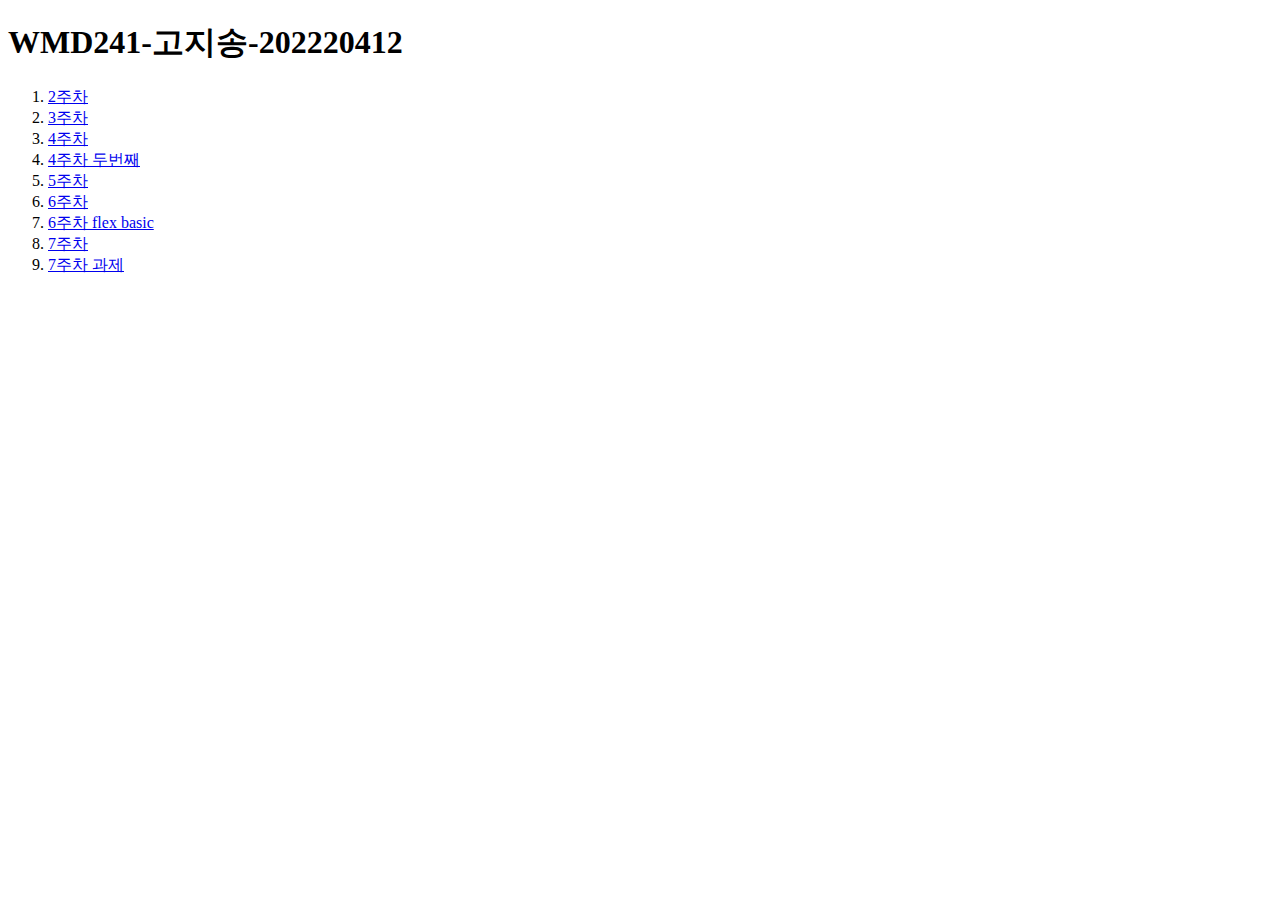
<file: index.html>
<!DOCTYPE html>
<html lang="ko">
  <head>
    <meta charset="UTF-8" />
    <meta name="viewport" content="width=device-width, initial-scale=1.0" />
    <title>WMD241-고지송-202220412</title>
  </head>
  <body>
    <h1>WMD241-고지송-202220412</h1>
    <ol>
      <li><a href="./src/w2/index.html">2주차</a></li>
      <li><a href="./src/w3/index.html">3주차</a></li>
      <li><a href="./src/w4/index.html">4주차</a></li>
      <li><a href="./src/w4/w4-2index.html">4주차 두번째</a></li>
      <li><a href="./src/w5/index.html">5주차</a></li>
      <li><a href="./src/w6/index.html">6주차</a></li>
      <li><a href="./src/flex basic/index.html">6주차 flex basic</a></li>
      <li><a href="./src/w7/index.html">7주차</a></li>
      <li><a href="./src/w7/assignment/index.html">7주차 과제</a></li>
    </ol>
  </body>
</html>
</file>
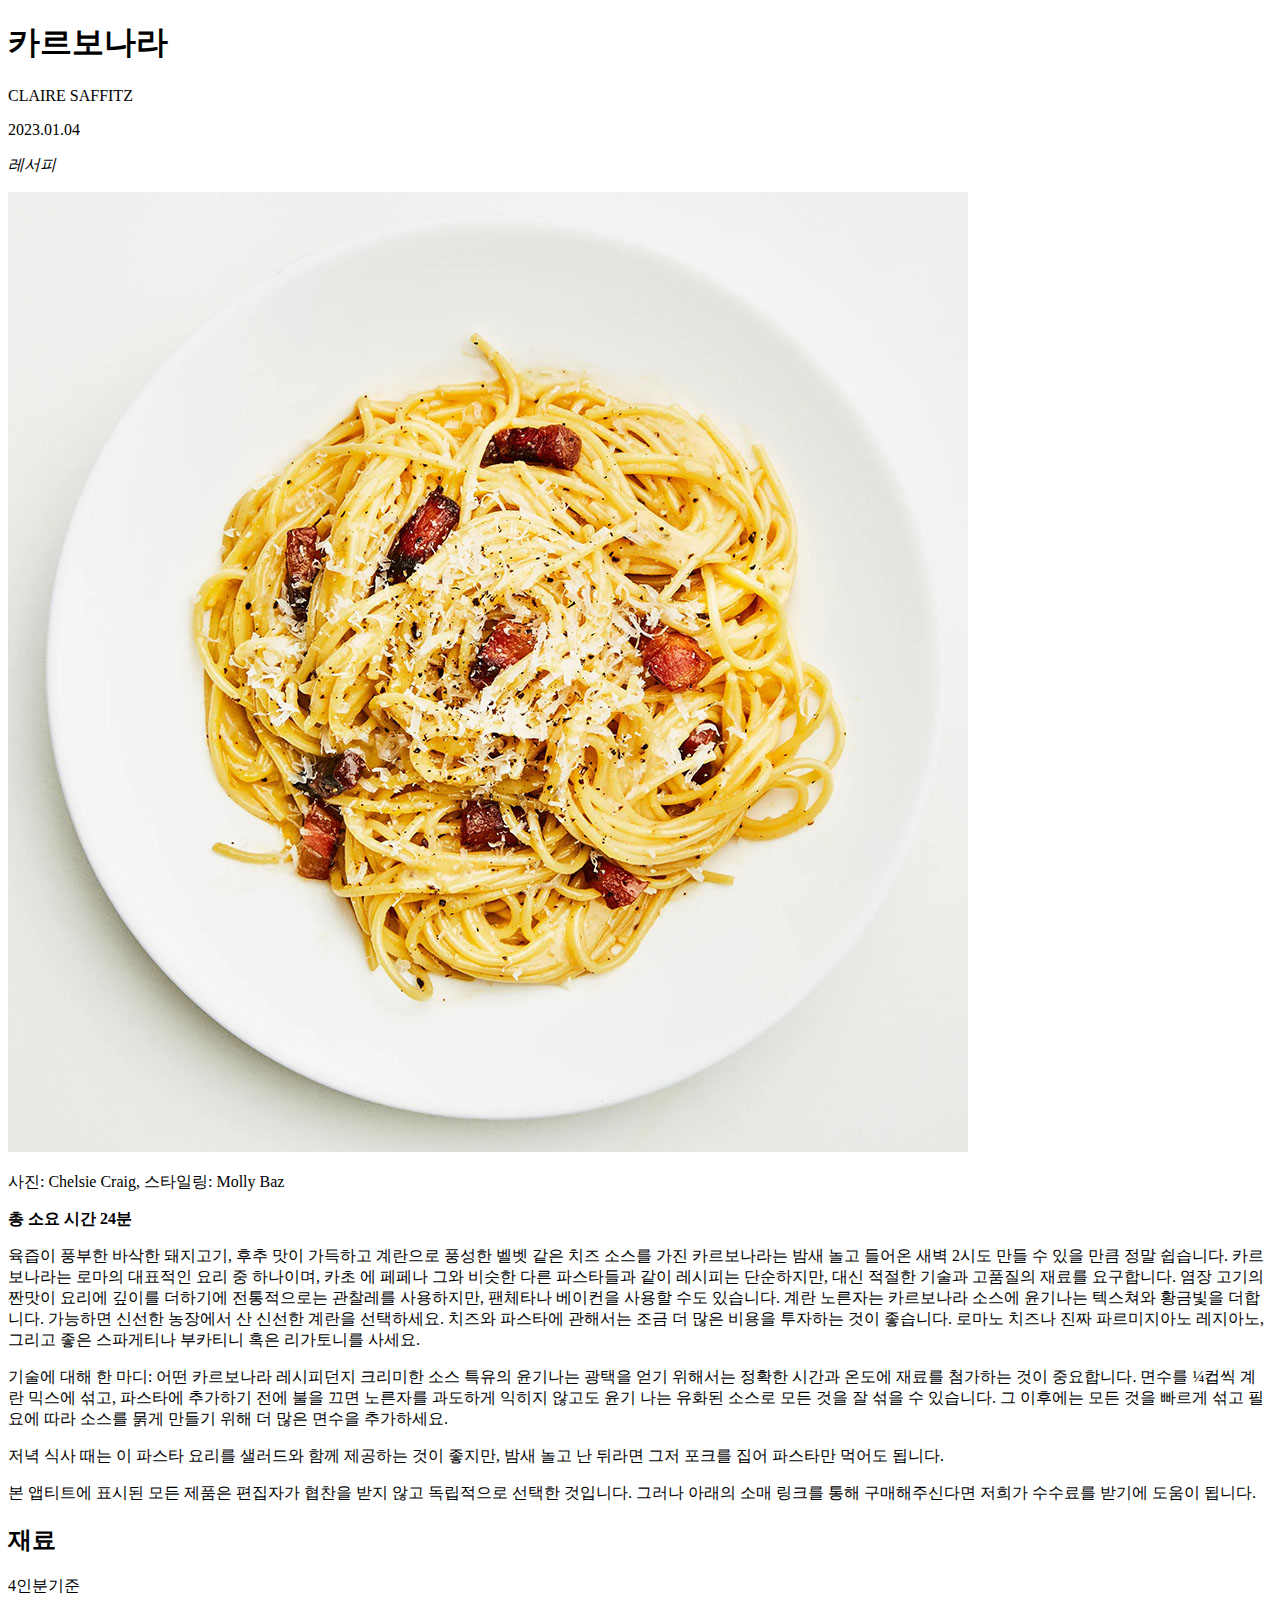
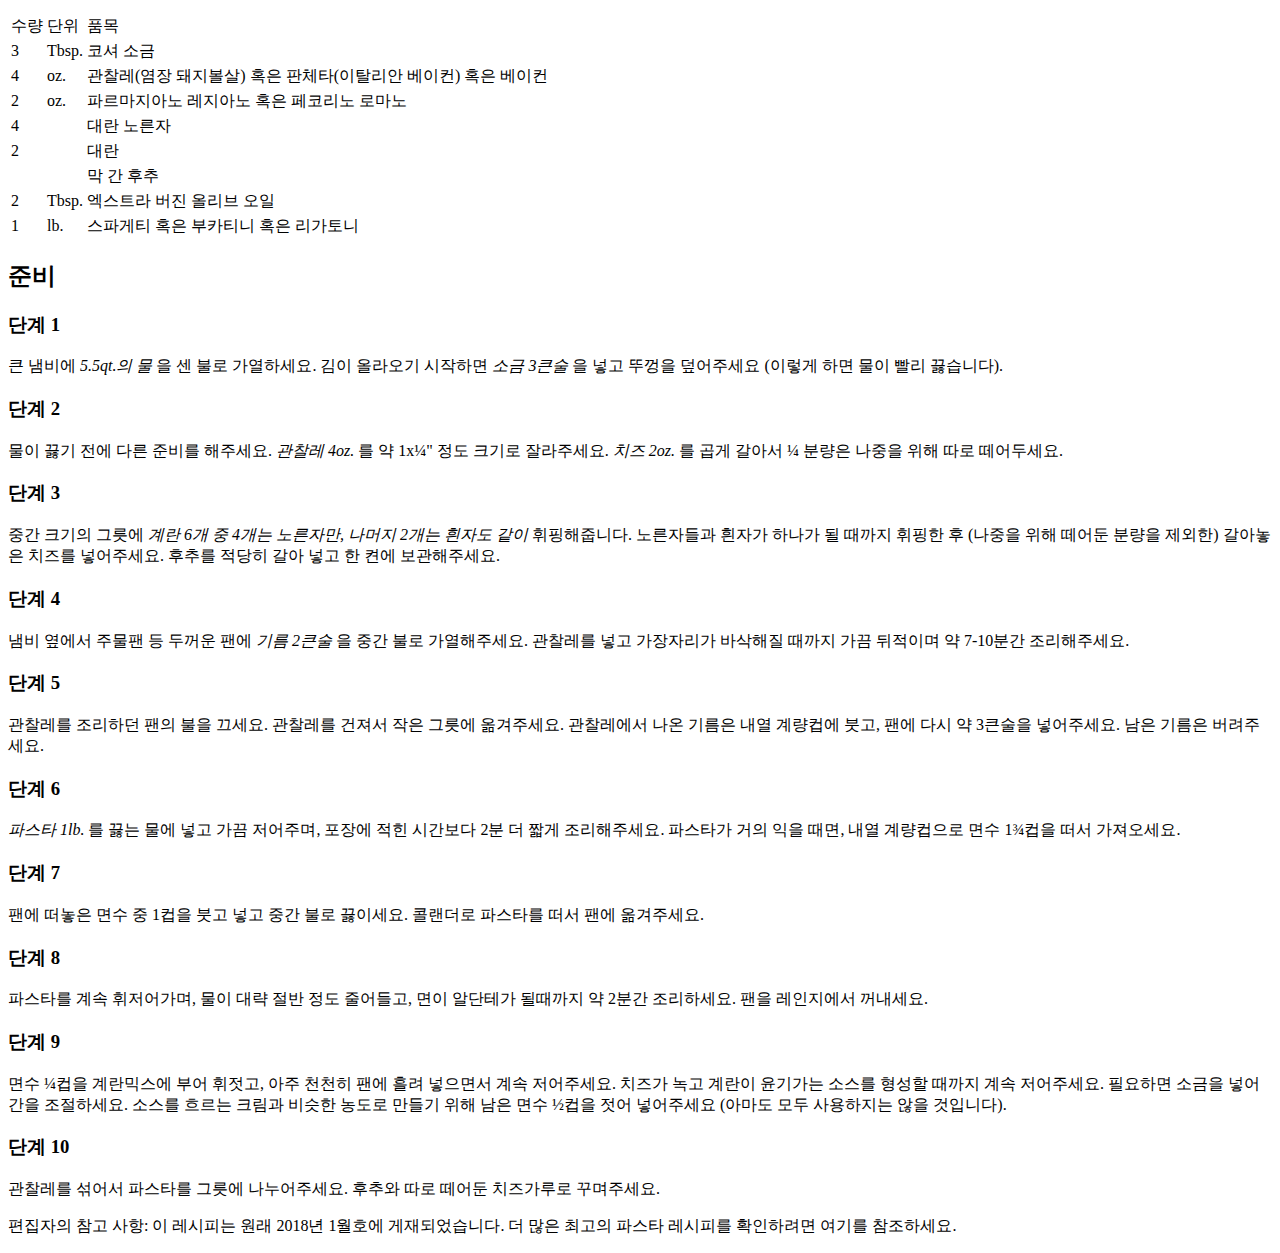
<file: src/w2/index.html>
<!DOCTYPE html>
<html lang="ko">
  <head>
    <meta charset="UTF-8" />
    <meta name="viewport" content="width=device-width, initial-scale=1.0" />
    <title>Pasta Carbonara</title>
  </head>
  <body>
    <h1>카르보나라</h1>
    <p><stong>CLAIRE SAFFITZ</stong></p>
    <p>2023.01.04</p>
    <p><em>레서피</em></p>
    <img
      src="../../assets/pasta-carbonara.jpg"
      alt="흰 접시 위에 담긴 카르보나라 파스타 관찰레가 같이 버무려져있다"
    />
    <p>사진: Chelsie Craig, 스타일링: Molly Baz</p>
    <p><strong>총 소요 시간 24분</strong></p>
    <p>
      육즙이 풍부한 바삭한 돼지고기, 후추 맛이 가득하고 계란으로 풍성한 벨벳
      같은 치즈 소스를 가진 카르보나라는 밤새 놀고 들어온 새벽 2시도 만들 수
      있을 만큼 정말 쉽습니다. 카르보나라는 로마의 대표적인 요리 중 하나이며,
      카초 에 페페나 그와 비슷한 다른 파스타들과 같이 레시피는 단순하지만, 대신
      적절한 기술과 고품질의 재료를 요구합니다. 염장 고기의 짠맛이 요리에 깊이를
      더하기에 전통적으로는 관찰레를 사용하지만, 팬체타나 베이컨을 사용할 수도
      있습니다. 계란 노른자는 카르보나라 소스에 윤기나는 텍스쳐와 황금빛을
      더합니다. 가능하면 신선한 농장에서 산 신선한 계란을 선택하세요. 치즈와
      파스타에 관해서는 조금 더 많은 비용을 투자하는 것이 좋습니다. 로마노
      치즈나 진짜 파르미지아노 레지아노, 그리고 좋은 스파게티나 부카티니 혹은
      리가토니를 사세요.
    </p>
    <p>
      기술에 대해 한 마디: 어떤 카르보나라 레시피던지 크리미한 소스 특유의
      윤기나는 광택을 얻기 위해서는 정확한 시간과 온도에 재료를 첨가하는 것이
      중요합니다. 면수를 ¼컵씩 계란 믹스에 섞고, 파스타에 추가하기 전에 불을
      끄면 노른자를 과도하게 익히지 않고도 윤기 나는 유화된 소스로 모든 것을 잘
      섞을 수 있습니다. 그 이후에는 모든 것을 빠르게 섞고 필요에 따라 소스를
      묽게 만들기 위해 더 많은 면수을 추가하세요.
    </p>
    <p>
      저녁 식사 때는 이 파스타 요리를 샐러드와 함께 제공하는 것이 좋지만, 밤새
      놀고 난 뒤라면 그저 포크를 집어 파스타만 먹어도 됩니다.
    </p>
    <p>
      본 앱티트에 표시된 모든 제품은 편집자가 협찬을 받지 않고 독립적으로 선택한
      것입니다. 그러나 아래의 소매 링크를 통해 구매해주신다면 저희가 수수료를
      받기에 도움이 됩니다.
    </p>
    <h2>재료</h2>
    <p>4인분기준</p>
    <table>
      <tr>
        <td>수량</td>
        <td>단위</td>
        <td>품목</td>
      </tr>
      <tr>
        <td>3</td>
        <td>Tbsp.</td>
        <td>코셔 소금</td>
      </tr>
      <tr>
        <td>4</td>
        <td>oz.</td>
        <td>관찰레(염장 돼지볼살) 혹은 판체타(이탈리안 베이컨) 혹은 베이컨</td>
      </tr>
      <tr>
        <td>2</td>
        <td>oz.</td>
        <td>파르마지아노 레지아노 혹은 페코리노 로마노</td>
      </tr>
      <tr>
        <td>4</td>
        <td></td>
        <td>대란 노른자</td>
      </tr>
      <tr>
        <td>2</td>
        <td></td>
        <td>대란</td>
      </tr>
      <tr>
        <td></td>
        <td></td>
        <td>막 간 후추</td>
      </tr>
      <tr>
        <td>2</td>
        <td>Tbsp.</td>
        <td>엑스트라 버진 올리브 오일</td>
      </tr>
      <tr>
        <td>1</td>
        <td>lb.</td>
        <td>스파게티 혹은 부카티니 혹은 리가토니</td>
      </tr>
    </table>
    <h2>준비</h2>
    <h3>단계 1</h3>
    <p>
      큰 냄비에
      <em>5.5qt.의 물</em>
      을 센 불로 가열하세요. 김이 올라오기 시작하면
      <em>소금 3큰술</em>
      을 넣고 뚜껑을 덮어주세요 (이렇게 하면 물이 빨리 끓습니다).
    </p>
    <h3>단계 2</h3>
    <p>
      물이 끓기 전에 다른 준비를 해주세요.
      <em>관찰레 4oz.</em>
      를 약 1x¼" 정도 크기로 잘라주세요.
      <em>치즈 2oz.</em>
      를 곱게 갈아서 ¼ 분량은 나중을 위해 따로 떼어두세요.
    </p>
    <h3>단계 3</h3>
    <p>
      중간 크기의 그릇에
      <em>계란 6개 중 4개는 노른자만, 나머지 2개는 흰자도 같이</em>
      휘핑해줍니다. 노른자들과 흰자가 하나가 될 때까지 휘핑한 후 (나중을 위해
      떼어둔 분량을 제외한) 갈아놓은 치즈를 넣어주세요. 후추를 적당히 갈아 넣고
      한 켠에 보관해주세요.
    </p>
    <h3>단계 4</h3>
    <p>
      냄비 옆에서 주물팬 등 두꺼운 팬에
      <em>기름 2큰술</em>
      을 중간 불로 가열해주세요. 관찰레를 넣고 가장자리가 바삭해질 때까지 가끔
      뒤적이며 약 7-10분간 조리해주세요.
    </p>
    <h3>단계 5</h3>
    <p>
      관찰레를 조리하던 팬의 불을 끄세요. 관찰레를 건져서 작은 그릇에
      옮겨주세요. 관찰레에서 나온 기름은 내열 계량컵에 붓고, 팬에 다시 약
      3큰술을 넣어주세요. 남은 기름은 버려주세요.
    </p>
    <h3>단계 6</h3>
    <p>
      <em>파스타 1lb.</em>
      를 끓는 물에 넣고 가끔 저어주며, 포장에 적힌 시간보다 2분 더 짧게
      조리해주세요. 파스타가 거의 익을 때면, 내열 계량컵으로 면수 1¾컵을 떠서
      가져오세요.
    </p>
    <h3>단계 7</h3>
    <p>
      팬에 떠놓은 면수 중 1컵을 붓고 넣고 중간 불로 끓이세요. 콜랜더로 파스타를
      떠서 팬에 옮겨주세요.
    </p>
    <h3>단계 8</h3>
    <p>
      파스타를 계속 휘저어가며, 물이 대략 절반 정도 줄어들고, 면이 알단테가
      될때까지 약 2분간 조리하세요. 팬을 레인지에서 꺼내세요.
    </p>
    <h3>단계 9</h3>
    <p>
      면수 ¼컵을 계란믹스에 부어 휘젓고, 아주 천천히 팬에 흘려 넣으면서 계속
      저어주세요. 치즈가 녹고 계란이 윤기가는 소스를 형성할 때까지 계속
      저어주세요. 필요하면 소금을 넣어 간을 조절하세요. 소스를 흐르는 크림과
      비슷한 농도로 만들기 위해 남은 면수 ½컵을 젓어 넣어주세요 (아마도 모두
      사용하지는 않을 것입니다).
    </p>
    <h3>단계 10</h3>
    <p>
      관찰레를 섞어서 파스타를 그릇에 나누어주세요. 후추와 따로 떼어둔
      치즈가루로 꾸며주세요.
    </p>
    <p>
      편집자의 참고 사항: 이 레시피는 원래 2018년 1월호에 게재되었습니다. 더
      많은 최고의 파스타 레시피를 확인하려면 여기를 참조하세요.
    </p>
  </body>
</html>
</file>
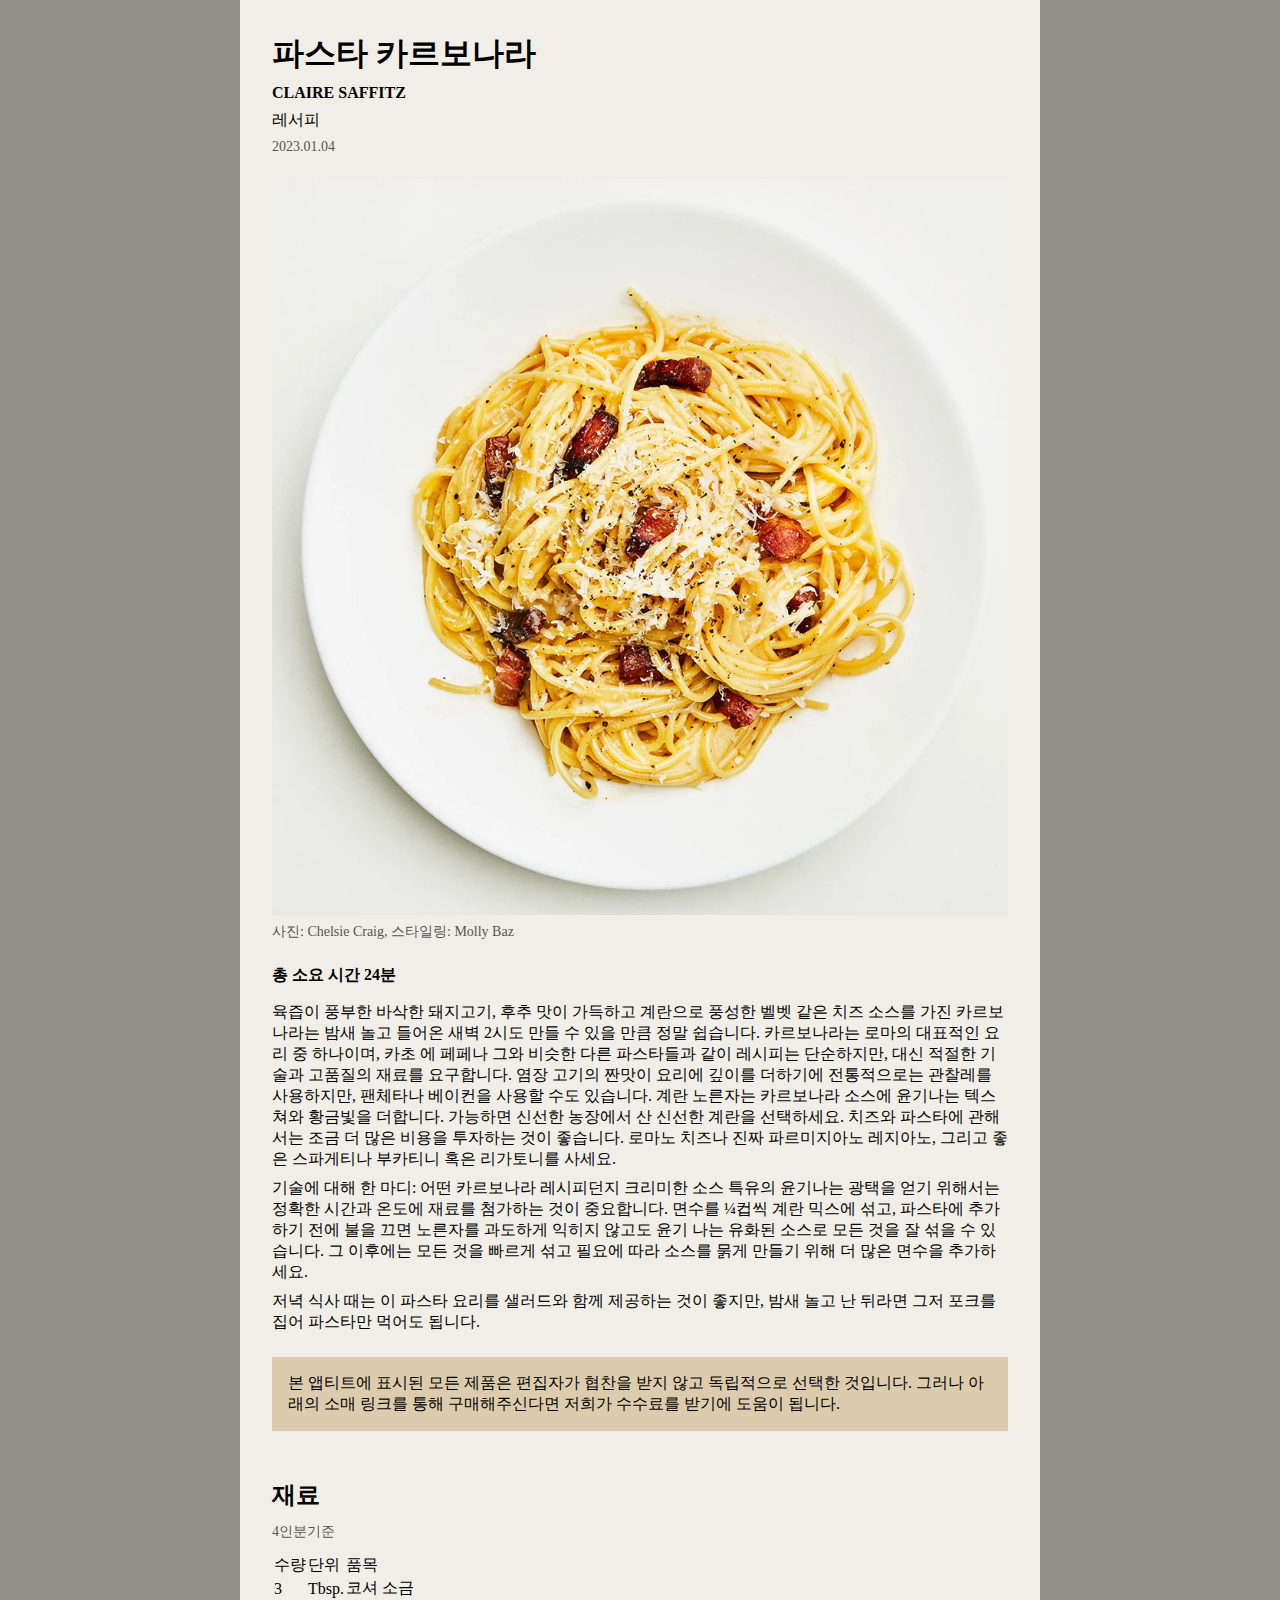
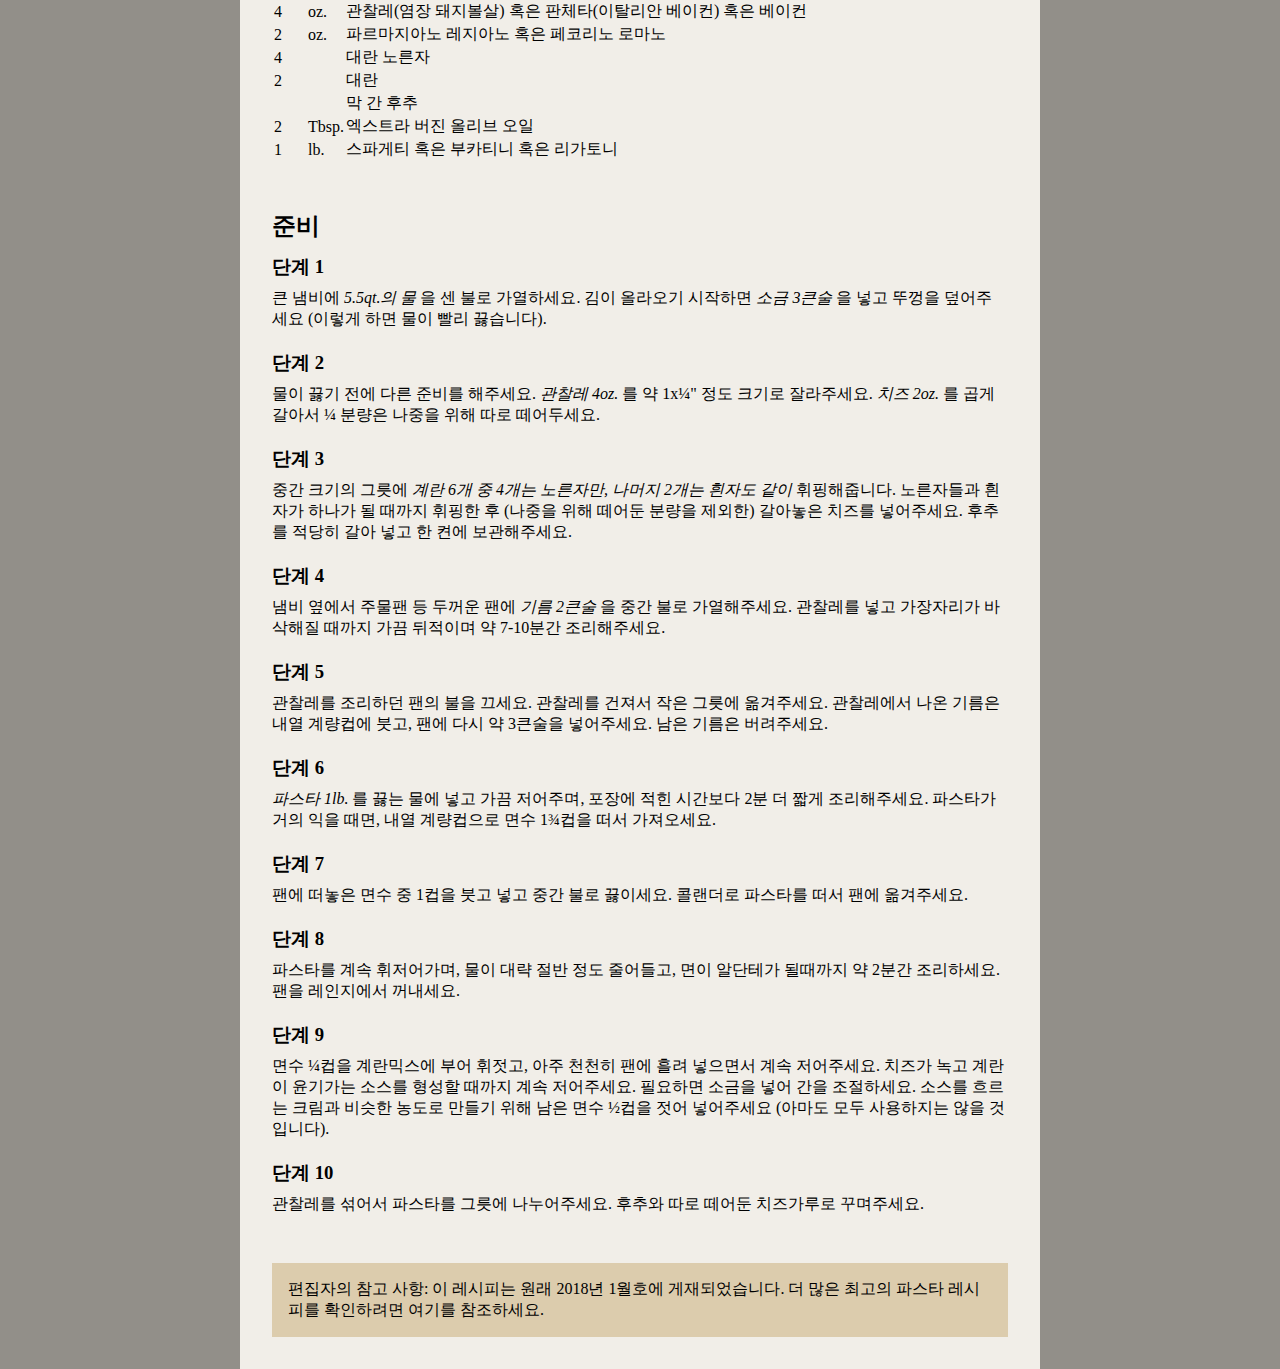
<file: src/w4/index.html>
<!DOCTYPE html>
<html lang="ko">
  <head>
    <meta charset="UTF-8" />
    <meta name="viewport" content="width=device-width, initial-scale=1.0" />
    <title>Pasta Carbonara</title>
    <link
      href="//spoqa.github.io/spoqa-han-sans/css/SpoqaHanSansNeo.css"
      rel="stylesheet"
      type="text/css"
    />
    <style>
      * {
        font-family: "Spoqa Han Sans Neo", "sans-serif";
        margin: 0;
        padding: 0;
      }
    </style>
  </head>
  <body
    style="max-width: 800px; margin-inline: auto; background-color: #928f89"
  >
    <div style="background-color: #f1eee8; padding: 32px">
      <h1 style="padding-bottom: 8px">파스타 카르보나라</h1>
      <p style="padding-bottom: 8px">
        <strong>CLAIRE SAFFITZ</strong>
      </p>
      <p style="padding-bottom: 8px">레서피</p>
      <p style="font-size: 14px; color: #585550; padding-bottom: 24px">
        2023.01.04
      </p>
      <img
        src="../../assets/pasta-carbonara.jpg"
        alt="흰 접시 위에 담긴 카르보나라 파스타 관찰레가 같이 버무려져있다"
        style="
          max-width: 100%;
          margin-inline: auto;
          display: block;
          padding-bottom: 8px;
        "
      />
      <p style="font-size: 14px; color: #585550; padding-bottom: 24px">
        사진: Chelsie Craig, 스타일링: Molly Baz
      </p>
      <p style="padding-bottom: 16px"><strong>총 소요 시간 24분</strong></p>
      <p style="padding-bottom: 8px">
        육즙이 풍부한 바삭한 돼지고기, 후추 맛이 가득하고 계란으로 풍성한 벨벳
        같은 치즈 소스를 가진 카르보나라는 밤새 놀고 들어온 새벽 2시도 만들 수
        있을 만큼 정말 쉽습니다. 카르보나라는 로마의 대표적인 요리 중 하나이며,
        카초 에 페페나 그와 비슷한 다른 파스타들과 같이 레시피는 단순하지만,
        대신 적절한 기술과 고품질의 재료를 요구합니다. 염장 고기의 짠맛이 요리에
        깊이를 더하기에 전통적으로는 관찰레를 사용하지만, 팬체타나 베이컨을
        사용할 수도 있습니다. 계란 노른자는 카르보나라 소스에 윤기나는 텍스쳐와
        황금빛을 더합니다. 가능하면 신선한 농장에서 산 신선한 계란을 선택하세요.
        치즈와 파스타에 관해서는 조금 더 많은 비용을 투자하는 것이 좋습니다.
        로마노 치즈나 진짜 파르미지아노 레지아노, 그리고 좋은 스파게티나
        부카티니 혹은 리가토니를 사세요.
      </p>
      <p style="padding-bottom: 8px">
        기술에 대해 한 마디: 어떤 카르보나라 레시피던지 크리미한 소스 특유의
        윤기나는 광택을 얻기 위해서는 정확한 시간과 온도에 재료를 첨가하는 것이
        중요합니다. 면수를 ¼컵씩 계란 믹스에 섞고, 파스타에 추가하기 전에 불을
        끄면 노른자를 과도하게 익히지 않고도 윤기 나는 유화된 소스로 모든 것을
        잘 섞을 수 있습니다. 그 이후에는 모든 것을 빠르게 섞고 필요에 따라
        소스를 묽게 만들기 위해 더 많은 면수을 추가하세요.
      </p>
      <p style="padding-bottom: 24px">
        저녁 식사 때는 이 파스타 요리를 샐러드와 함께 제공하는 것이 좋지만, 밤새
        놀고 난 뒤라면 그저 포크를 집어 파스타만 먹어도 됩니다.
      </p>
      <div style="background-color: #dcccad; padding: 16px">
        <p>
          본 앱티트에 표시된 모든 제품은 편집자가 협찬을 받지 않고 독립적으로
          선택한 것입니다. 그러나 아래의 소매 링크를 통해 구매해주신다면 저희가
          수수료를 받기에 도움이 됩니다.
        </p>
      </div>
      <h2 style="padding-top: 48px; padding-bottom: 12px">재료</h2>
      <p style="font-size: 14px; color: #585550; padding-bottom: 12px">
        4인분기준
      </p>
      <table style="padding-bottom: 48px">
        <tr>
          <td>수량</td>
          <td>단위</td>
          <td>품목</td>
        </tr>
        <tr>
          <td>3</td>
          <td>Tbsp.</td>
          <td>코셔 소금</td>
        </tr>
        <tr>
          <td>4</td>
          <td>oz.</td>
          <td>
            관찰레(염장 돼지볼살) 혹은 판체타(이탈리안 베이컨) 혹은 베이컨
          </td>
        </tr>
        <tr>
          <td>2</td>
          <td>oz.</td>
          <td>파르마지아노 레지아노 혹은 페코리노 로마노</td>
        </tr>
        <tr>
          <td>4</td>
          <td></td>
          <td>대란 노른자</td>
        </tr>
        <tr>
          <td>2</td>
          <td></td>
          <td>대란</td>
        </tr>
        <tr>
          <td></td>
          <td></td>
          <td>막 간 후추</td>
        </tr>
        <tr>
          <td>2</td>
          <td>Tbsp.</td>
          <td>엑스트라 버진 올리브 오일</td>
        </tr>
        <tr>
          <td>1</td>
          <td>lb.</td>
          <td>스파게티 혹은 부카티니 혹은 리가토니</td>
        </tr>
      </table>
      <h2 style="padding-bottom: 12px">준비</h2>
      <h3 style="padding-bottom: 8px">단계 1</h3>
      <p style="padding-bottom: 20px">
        큰 냄비에
        <em>5.5qt.의 물</em>
        을 센 불로 가열하세요. 김이 올라오기 시작하면
        <em>소금 3큰술</em>
        을 넣고 뚜껑을 덮어주세요 (이렇게 하면 물이 빨리 끓습니다).
      </p>
      <h3 style="padding-bottom: 8px">단계 2</h3>
      <p style="padding-bottom: 20px">
        물이 끓기 전에 다른 준비를 해주세요.
        <em>관찰레 4oz.</em>
        를 약 1x¼" 정도 크기로 잘라주세요.
        <em>치즈 2oz.</em>
        를 곱게 갈아서 ¼ 분량은 나중을 위해 따로 떼어두세요.
      </p>
      <h3 style="padding-bottom: 8px">단계 3</h3>
      <p style="padding-bottom: 20px">
        중간 크기의 그릇에
        <em>계란 6개 중 4개는 노른자만, 나머지 2개는 흰자도 같이</em>
        휘핑해줍니다. 노른자들과 흰자가 하나가 될 때까지 휘핑한 후 (나중을 위해
        떼어둔 분량을 제외한) 갈아놓은 치즈를 넣어주세요. 후추를 적당히 갈아
        넣고 한 켠에 보관해주세요.
      </p>
      <h3 style="padding-bottom: 8px">단계 4</h3>
      <p style="padding-bottom: 20px">
        냄비 옆에서 주물팬 등 두꺼운 팬에
        <em>기름 2큰술</em>
        을 중간 불로 가열해주세요. 관찰레를 넣고 가장자리가 바삭해질 때까지 가끔
        뒤적이며 약 7-10분간 조리해주세요.
      </p>
      <h3 style="padding-bottom: 8px">단계 5</h3>
      <p style="padding-bottom: 20px">
        관찰레를 조리하던 팬의 불을 끄세요. 관찰레를 건져서 작은 그릇에
        옮겨주세요. 관찰레에서 나온 기름은 내열 계량컵에 붓고, 팬에 다시 약
        3큰술을 넣어주세요. 남은 기름은 버려주세요.
      </p>
      <h3 style="padding-bottom: 8px">단계 6</h3>
      <p style="padding-bottom: 20px">
        <em>파스타 1lb.</em>
        를 끓는 물에 넣고 가끔 저어주며, 포장에 적힌 시간보다 2분 더 짧게
        조리해주세요. 파스타가 거의 익을 때면, 내열 계량컵으로 면수 1¾컵을 떠서
        가져오세요.
      </p>
      <h3 style="padding-bottom: 8px">단계 7</h3>
      <p style="padding-bottom: 20px">
        팬에 떠놓은 면수 중 1컵을 붓고 넣고 중간 불로 끓이세요. 콜랜더로
        파스타를 떠서 팬에 옮겨주세요.
      </p>
      <h3 style="padding-bottom: 8px">단계 8</h3>
      <p style="padding-bottom: 20px">
        파스타를 계속 휘저어가며, 물이 대략 절반 정도 줄어들고, 면이 알단테가
        될때까지 약 2분간 조리하세요. 팬을 레인지에서 꺼내세요.
      </p>
      <h3 style="padding-bottom: 8px">단계 9</h3>
      <p style="padding-bottom: 20px">
        면수 ¼컵을 계란믹스에 부어 휘젓고, 아주 천천히 팬에 흘려 넣으면서 계속
        저어주세요. 치즈가 녹고 계란이 윤기가는 소스를 형성할 때까지 계속
        저어주세요. 필요하면 소금을 넣어 간을 조절하세요. 소스를 흐르는 크림과
        비슷한 농도로 만들기 위해 남은 면수 ½컵을 젓어 넣어주세요 (아마도 모두
        사용하지는 않을 것입니다).
      </p>
      <h3 style="padding-bottom: 8px">단계 10</h3>
      <p style="padding-bottom: 48px">
        관찰레를 섞어서 파스타를 그릇에 나누어주세요. 후추와 따로 떼어둔
        치즈가루로 꾸며주세요.
      </p>
      <div style="background-color: #dcccad; padding: 16px">
        <p>
          편집자의 참고 사항: 이 레시피는 원래 2018년 1월호에 게재되었습니다. 더
          많은 최고의 파스타 레시피를 확인하려면 여기를 참조하세요.
        </p>
      </div>
    </div>
  </body>
</html>
</file>
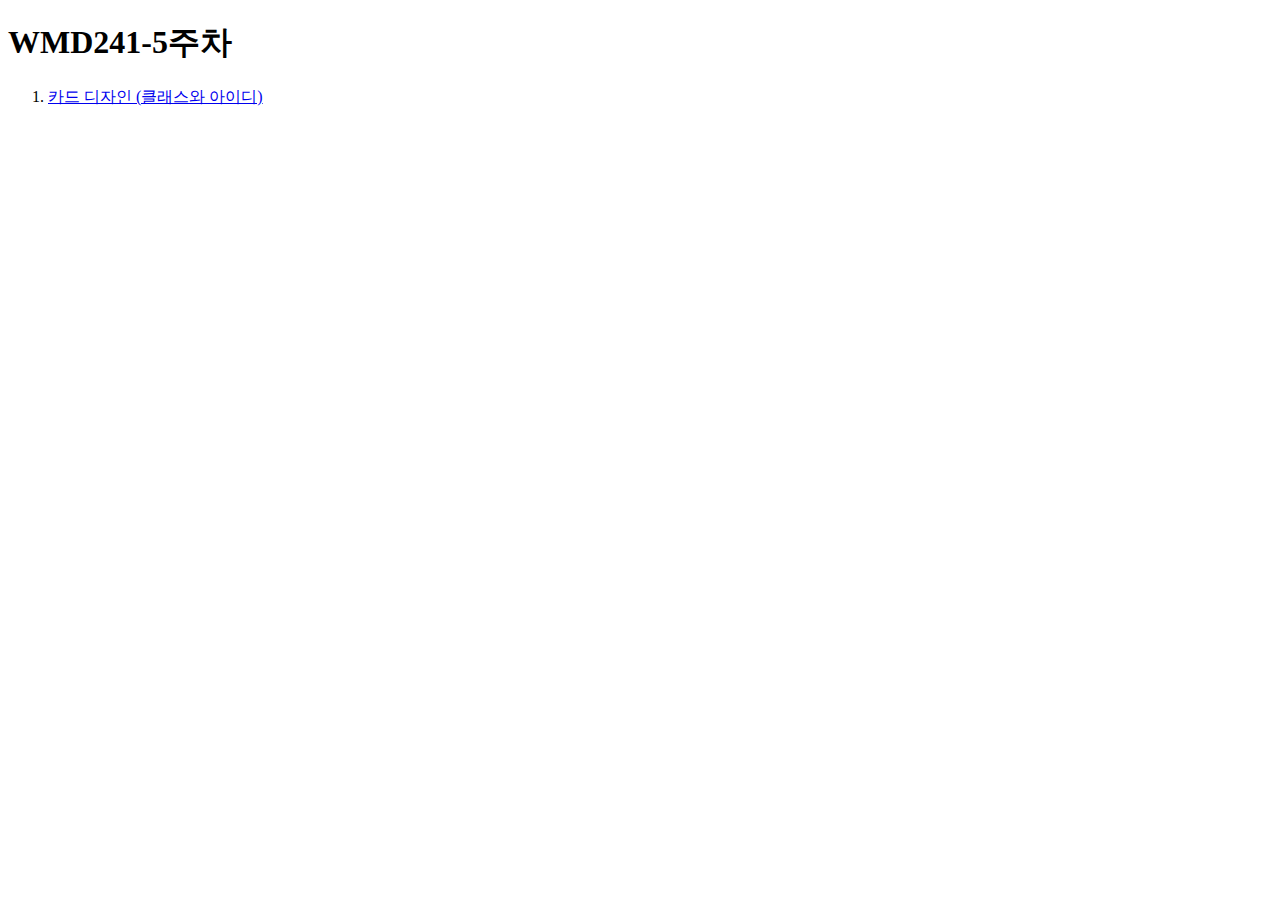
<file: src/w5/index.html>
<!DOCTYPE html>
<html lang="ko">
  <head>
    <meta charset="UTF-8" />
    <meta name="viewport" content="width=device-width, initial-scale=1.0" />
    <title>WMD241-5주차</title>
  </head>
  <body>
    <h1>WMD241-5주차</h1>
    <ol>
      <li><a href="./card/card.html">카드 디자인 (클래스와 아이디)</a></li>
    </ol>
  </body>
</html>
</file>
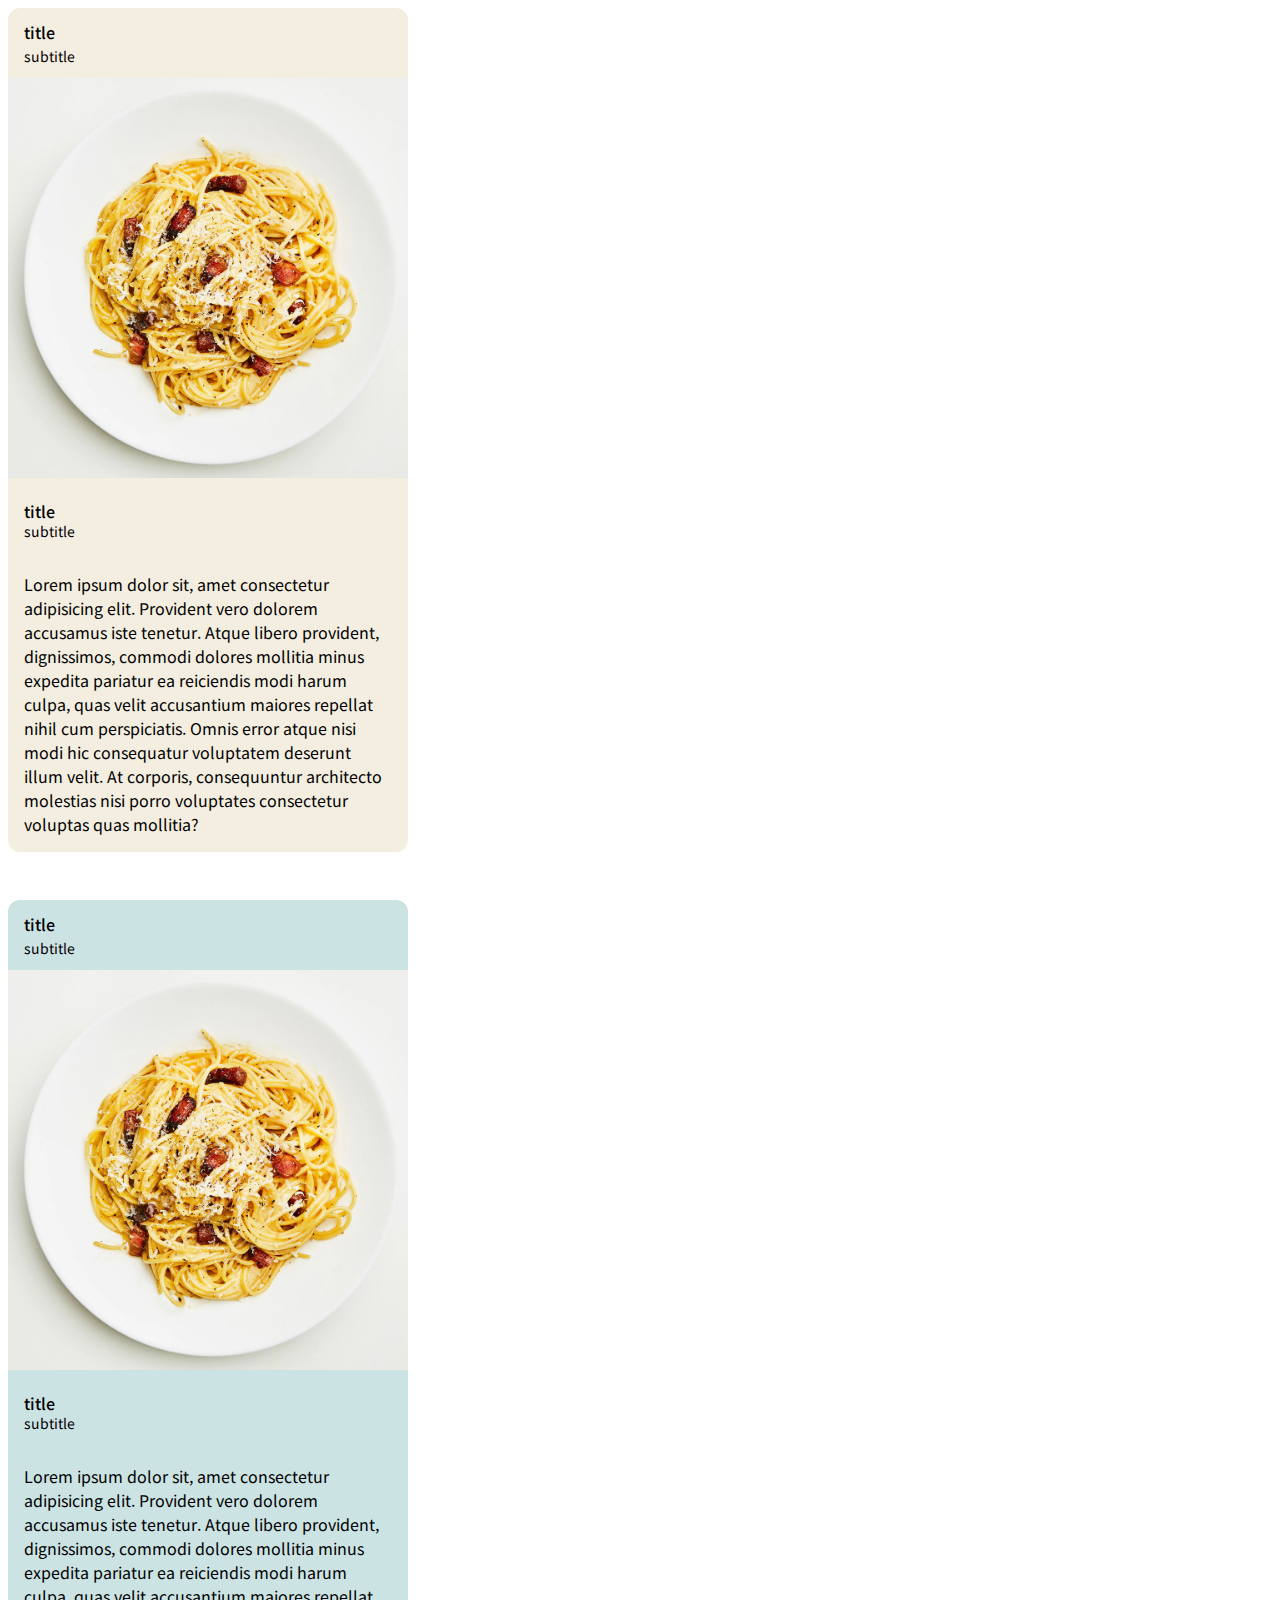
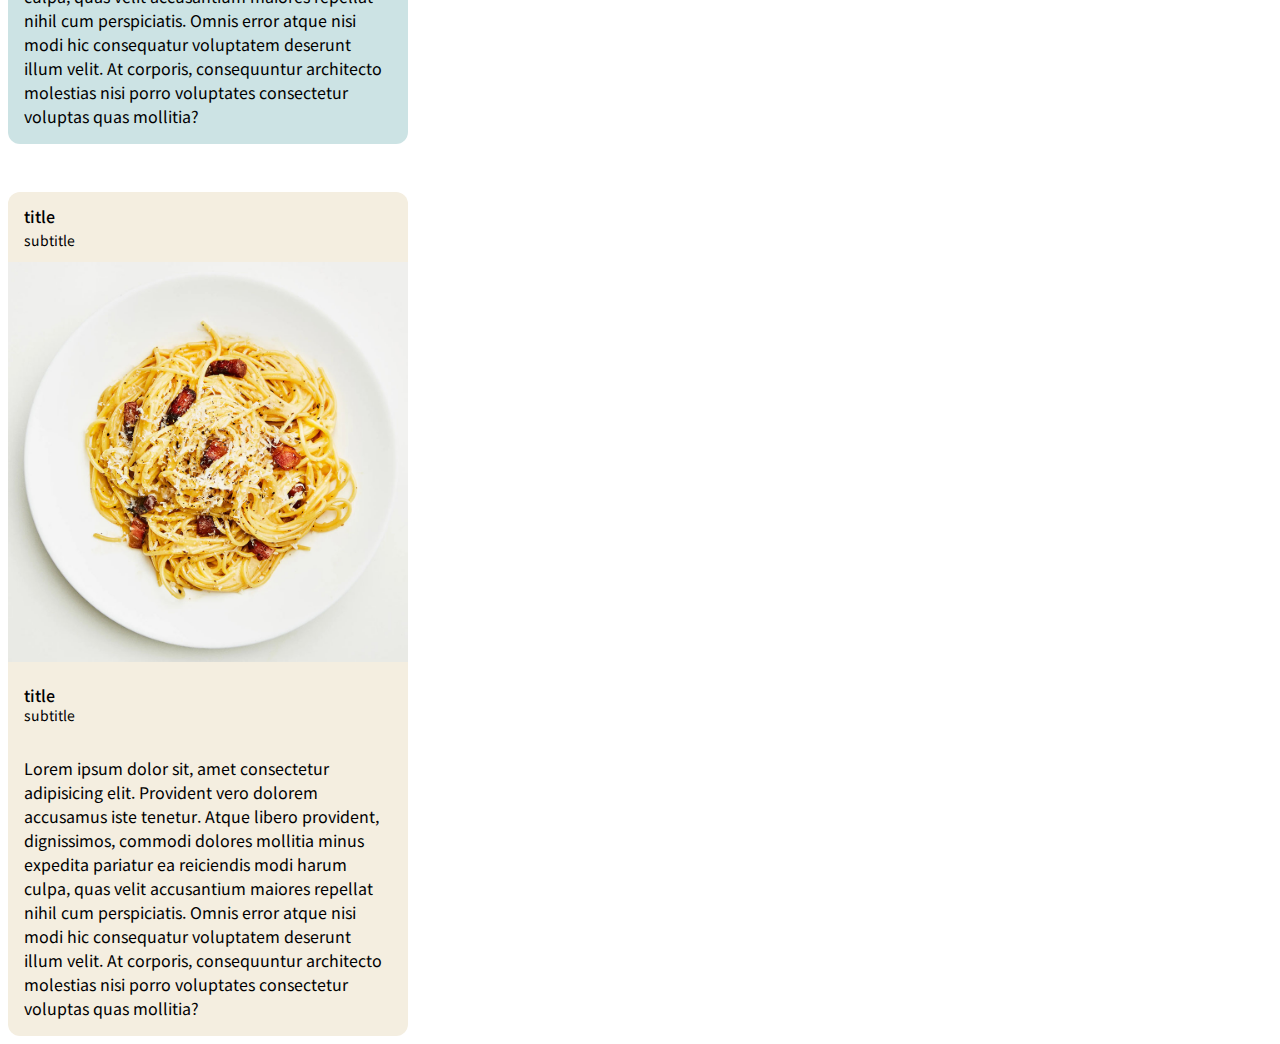
<file: src/w6/index.html>
<!DOCTYPE html>
<html lang="ko">
  <head>
    <meta charset="UTF-8" />
    <meta name="viewport" content="width=device-width, initial-scale=1.0" />
    <title>a card design: the beginning of selector</title>
    <link rel="stylesheet" href="./style/card.css" />
  </head>
  <body>
    <div class="card">
      <div class="card__top">
        <div class="card__title">title</div>
        <div class="card__subtitle">subtitle</div>
      </div>
      <img class="card__img" src="../../../../assets/pasta-carbonara.jpg" />
      <div class="card__bottom">
        <div class="card__title">title</div>
        <div class="card__subtitle">subtitle</div>
        <div class="card__p">
          Lorem ipsum dolor sit, amet consectetur adipisicing elit. Provident
          vero dolorem accusamus iste tenetur. Atque libero provident,
          dignissimos, commodi dolores mollitia minus expedita pariatur ea
          reiciendis modi harum culpa, quas velit accusantium maiores repellat
          nihil cum perspiciatis. Omnis error atque nisi modi hic consequatur
          voluptatem deserunt illum velit. At corporis, consequuntur architecto
          molestias nisi porro voluptates consectetur voluptas quas mollitia?
        </div>
      </div>
    </div>
    <div class="card card--color-blue">
      <div class="card__top">
        <div class="card__title">title</div>
        <div class="card__subtitle">subtitle</div>
      </div>
      <img class="card__img" src="../../../../assets/pasta-carbonara.jpg" />
      <div class="card__bottom">
        <div class="card__title">title</div>
        <div class="card__subtitle">subtitle</div>
        <div class="card__p">
          Lorem ipsum dolor sit, amet consectetur adipisicing elit. Provident
          vero dolorem accusamus iste tenetur. Atque libero provident,
          dignissimos, commodi dolores mollitia minus expedita pariatur ea
          reiciendis modi harum culpa, quas velit accusantium maiores repellat
          nihil cum perspiciatis. Omnis error atque nisi modi hic consequatur
          voluptatem deserunt illum velit. At corporis, consequuntur architecto
          molestias nisi porro voluptates consectetur voluptas quas mollitia?
        </div>
      </div>
    </div>
    <div class="card">
      <div class="card__top">
        <div class="card__title">title</div>
        <div class="card__subtitle">subtitle</div>
      </div>
      <img class="card__img" src="../../../../assets/pasta-carbonara.jpg" />
      <div class="card__bottom">
        <div class="card__title">title</div>
        <div class="card__subtitle">subtitle</div>
        <div class="card__p">
          Lorem ipsum dolor sit, amet consectetur adipisicing elit. Provident
          vero dolorem accusamus iste tenetur. Atque libero provident,
          dignissimos, commodi dolores mollitia minus expedita pariatur ea
          reiciendis modi harum culpa, quas velit accusantium maiores repellat
          nihil cum perspiciatis. Omnis error atque nisi modi hic consequatur
          voluptatem deserunt illum velit. At corporis, consequuntur architecto
          molestias nisi porro voluptates consectetur voluptas quas mollitia?
        </div>
      </div>
    </div>
  </body>
</html>
</file>
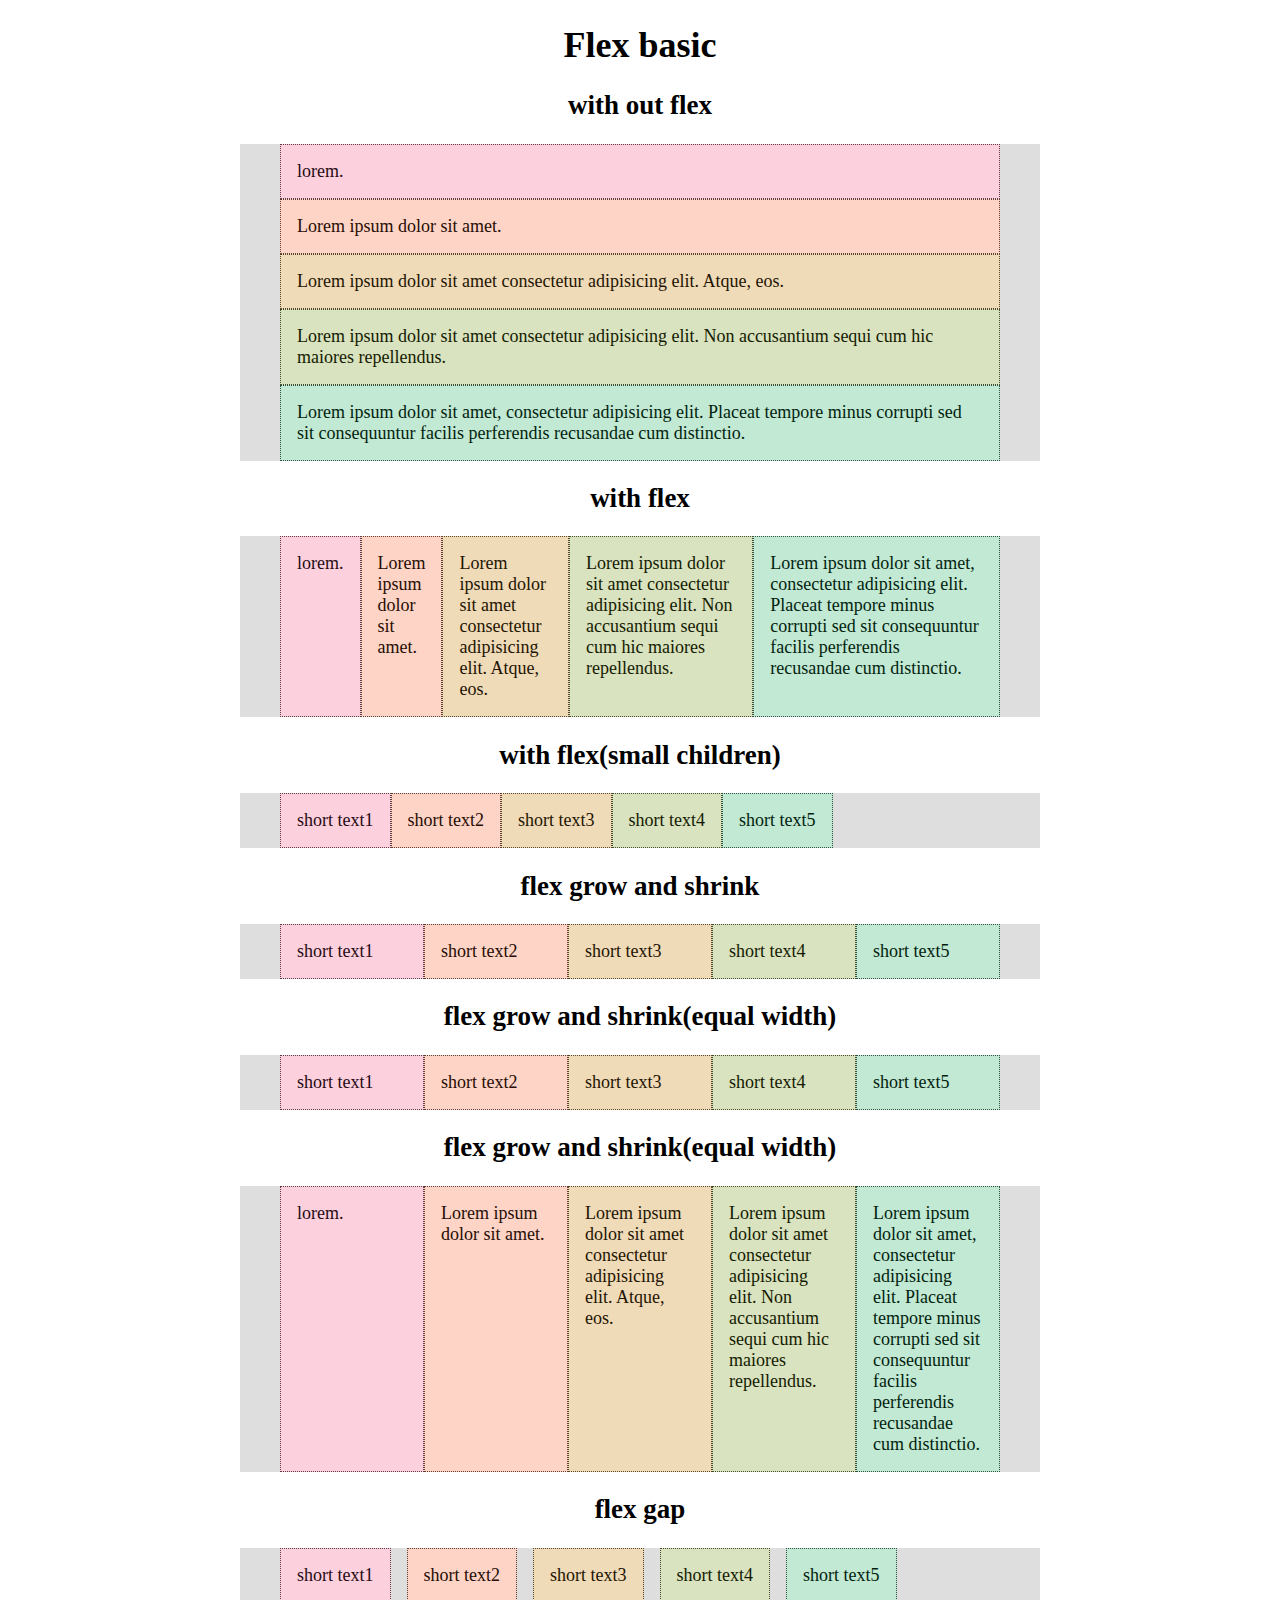
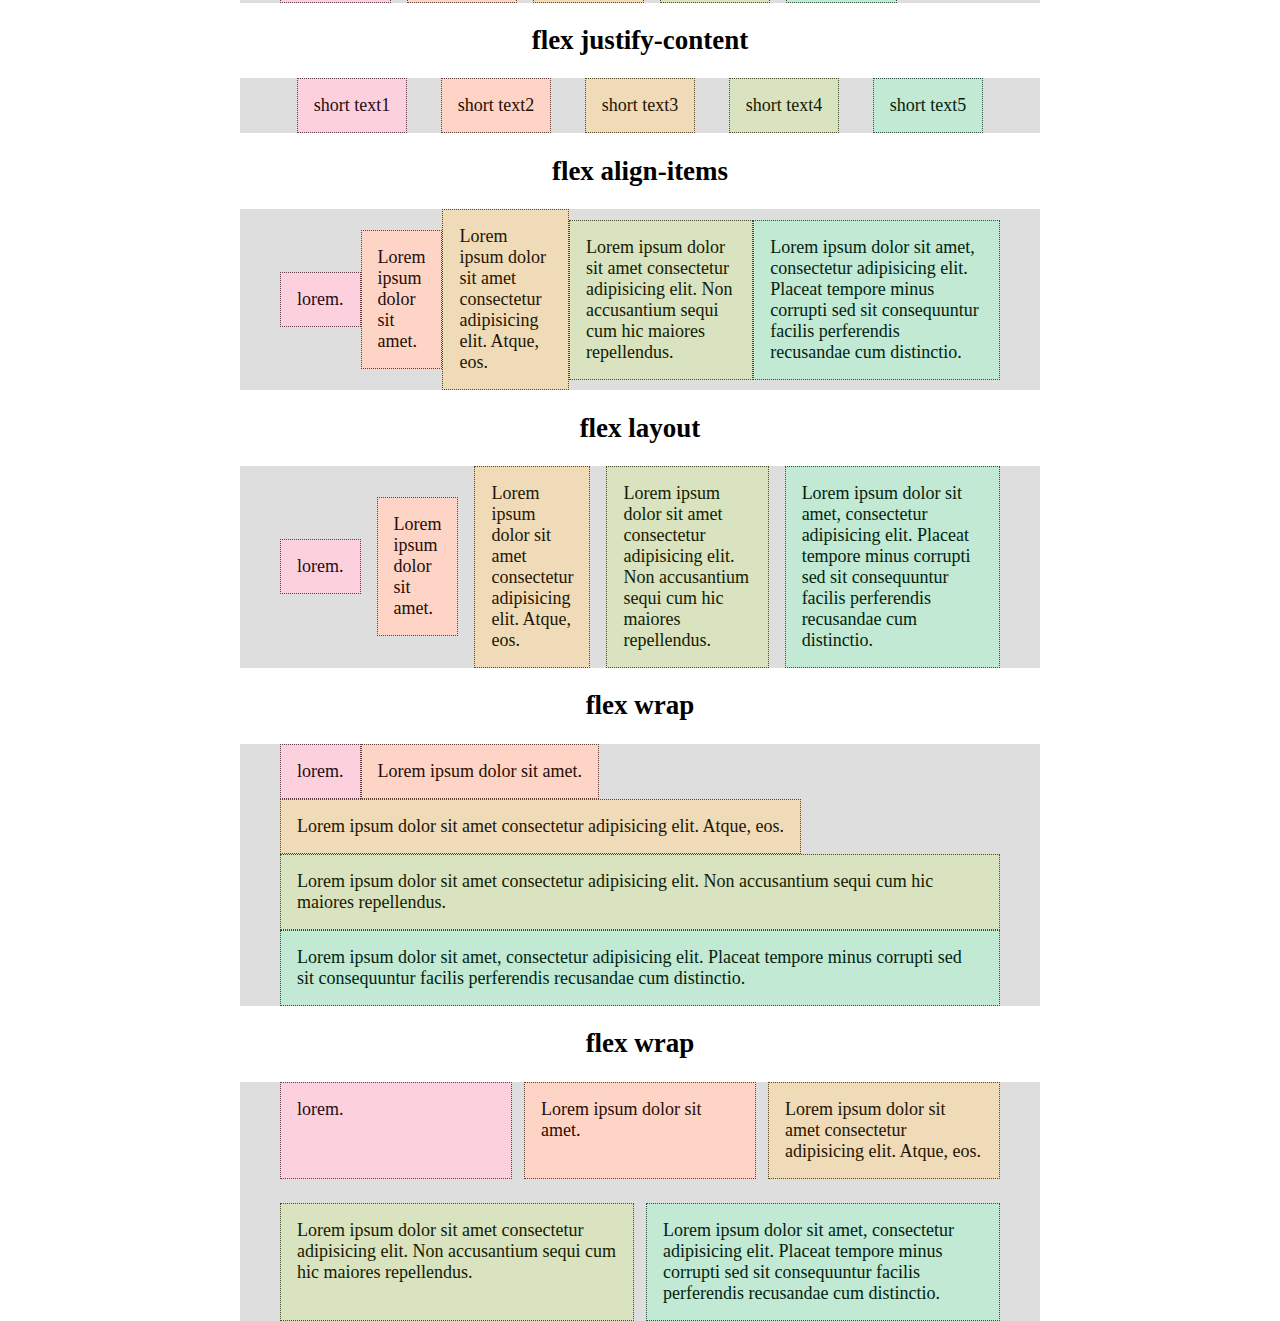
<file: src/w7/index.html>
<!DOCTYPE html>
<html lang="ko">
  <head>
    <meta charset="UTF-8" />
    <meta name="viewport" content="width=device-width, initial-scale=1.0" />
    <title>Flex basic</title>
    <link rel="stylesheet" href="./style/style.css" />
  </head>
  <body>
    <div class="section">
      <h1>Flex basic</h1>
    </div>
    <div class="section">
      <h2>with out flex</h2>
      <div class="container">
        <div>lorem.</div>
        <div>Lorem ipsum dolor sit amet.</div>
        <div>
          Lorem ipsum dolor sit amet consectetur adipisicing elit. Atque, eos.
        </div>
        <div>
          Lorem ipsum dolor sit amet consectetur adipisicing elit. Non
          accusantium sequi cum hic maiores repellendus.
        </div>
        <div>
          Lorem ipsum dolor sit amet, consectetur adipisicing elit. Placeat
          tempore minus corrupti sed sit consequuntur facilis perferendis
          recusandae cum distinctio.
        </div>
      </div>
    </div>
    <div class="section">
      <h2>with flex</h2>
      <div class="container flex-container">
        <div>lorem.</div>
        <div>Lorem ipsum dolor sit amet.</div>
        <div>
          Lorem ipsum dolor sit amet consectetur adipisicing elit. Atque, eos.
        </div>
        <div>
          Lorem ipsum dolor sit amet consectetur adipisicing elit. Non
          accusantium sequi cum hic maiores repellendus.
        </div>
        <div>
          Lorem ipsum dolor sit amet, consectetur adipisicing elit. Placeat
          tempore minus corrupti sed sit consequuntur facilis perferendis
          recusandae cum distinctio.
        </div>
      </div>
    </div>
    <div class="section">
      <h2>with flex(small children)</h2>
      <div class="container flex-container">
        <div>short text1</div>
        <div>short text2</div>
        <div>short text3</div>
        <div>short text4</div>
        <div>short text5</div>
      </div>
    </div>
    <div class="section">
      <h2>flex grow and shrink</h2>
      <div class="container flex-container">
        <div class="flex-child-opt-1">short text1</div>
        <div class="flex-child-opt-1">short text2</div>
        <div class="flex-child-opt-1">short text3</div>
        <div class="flex-child-opt-1">short text4</div>
        <div class="flex-child-opt-1">short text5</div>
      </div>
    </div>
    <div class="section">
      <h2>flex grow and shrink(equal width)</h2>
      <div class="container flex-container">
        <div class="flex-child-opt-1">short text1</div>
        <div class="flex-child-opt-1">short text2</div>
        <div class="flex-child-opt-1">short text3</div>
        <div class="flex-child-opt-1">short text4</div>
        <div class="flex-child-opt-1">short text5</div>
      </div>
    </div>
    <div class="section">
      <h2>flex grow and shrink(equal width)</h2>
      <div class="container flex-container">
        <div class="flex-child-opt-2">lorem.</div>
        <div class="flex-child-opt-2">Lorem ipsum dolor sit amet.</div>
        <div class="flex-child-opt-2">
          Lorem ipsum dolor sit amet consectetur adipisicing elit. Atque, eos.
        </div>
        <div class="flex-child-opt-2">
          Lorem ipsum dolor sit amet consectetur adipisicing elit. Non
          accusantium sequi cum hic maiores repellendus.
        </div>
        <div class="flex-child-opt-2">
          Lorem ipsum dolor sit amet, consectetur adipisicing elit. Placeat
          tempore minus corrupti sed sit consequuntur facilis perferendis
          recusandae cum distinctio.
        </div>
      </div>
    </div>
    <div class="section">
      <h2>flex gap</h2>
      <div class="container flex-container flex-container-opt-1">
        <div>short text1</div>
        <div>short text2</div>
        <div>short text3</div>
        <div>short text4</div>
        <div>short text5</div>
      </div>
    </div>
    <div class="section">
      <h2>flex justify-content</h2>
      <div class="container flex-container flex-container-opt-2">
        <div>short text1</div>
        <div>short text2</div>
        <div>short text3</div>
        <div>short text4</div>
        <div>short text5</div>
      </div>
    </div>
    <div class="section">
      <h2>flex align-items</h2>
      <div class="container flex-container flex-child-opt-1 flex-child-opt-3">
        <div>lorem.</div>
        <div>Lorem ipsum dolor sit amet.</div>
        <div>
          Lorem ipsum dolor sit amet consectetur adipisicing elit. Atque, eos.
        </div>
        <div>
          Lorem ipsum dolor sit amet consectetur adipisicing elit. Non
          accusantium sequi cum hic maiores repellendus.
        </div>
        <div>
          Lorem ipsum dolor sit amet, consectetur adipisicing elit. Placeat
          tempore minus corrupti sed sit consequuntur facilis perferendis
          recusandae cum distinctio.
        </div>
      </div>
    </div>
    <div class="section">
      <h2>flex layout</h2>
      <div class="container flex-container flex-child-opt-4">
        <div>lorem.</div>
        <div>Lorem ipsum dolor sit amet.</div>
        <div>
          Lorem ipsum dolor sit amet consectetur adipisicing elit. Atque, eos.
        </div>
        <div>
          Lorem ipsum dolor sit amet consectetur adipisicing elit. Non
          accusantium sequi cum hic maiores repellendus.
        </div>
        <div>
          Lorem ipsum dolor sit amet, consectetur adipisicing elit. Placeat
          tempore minus corrupti sed sit consequuntur facilis perferendis
          recusandae cum distinctio.
        </div>
      </div>
    </div>
    <div class="section">
      <h2>flex wrap</h2>
      <div class="container flex-container flex-wrap">
        <div>lorem.</div>
        <div>Lorem ipsum dolor sit amet.</div>
        <div>
          Lorem ipsum dolor sit amet consectetur adipisicing elit. Atque, eos.
        </div>
        <div>
          Lorem ipsum dolor sit amet consectetur adipisicing elit. Non
          accusantium sequi cum hic maiores repellendus.
        </div>
        <div>
          Lorem ipsum dolor sit amet, consectetur adipisicing elit. Placeat
          tempore minus corrupti sed sit consequuntur facilis perferendis
          recusandae cum distinctio.
        </div>
      </div>
    </div>
    <div class="section">
      <h2>flex wrap</h2>
      <div class="container flex-container flex-wrap flex-wrap-opt-1">
        <div>lorem.</div>
        <div>Lorem ipsum dolor sit amet.</div>
        <div>
          Lorem ipsum dolor sit amet consectetur adipisicing elit. Atque, eos.
        </div>
        <div>
          Lorem ipsum dolor sit amet consectetur adipisicing elit. Non
          accusantium sequi cum hic maiores repellendus.
        </div>
        <div>
          Lorem ipsum dolor sit amet, consectetur adipisicing elit. Placeat
          tempore minus corrupti sed sit consequuntur facilis perferendis
          recusandae cum distinctio.
        </div>
      </div>
    </div>
  </body>
</html>
</file>
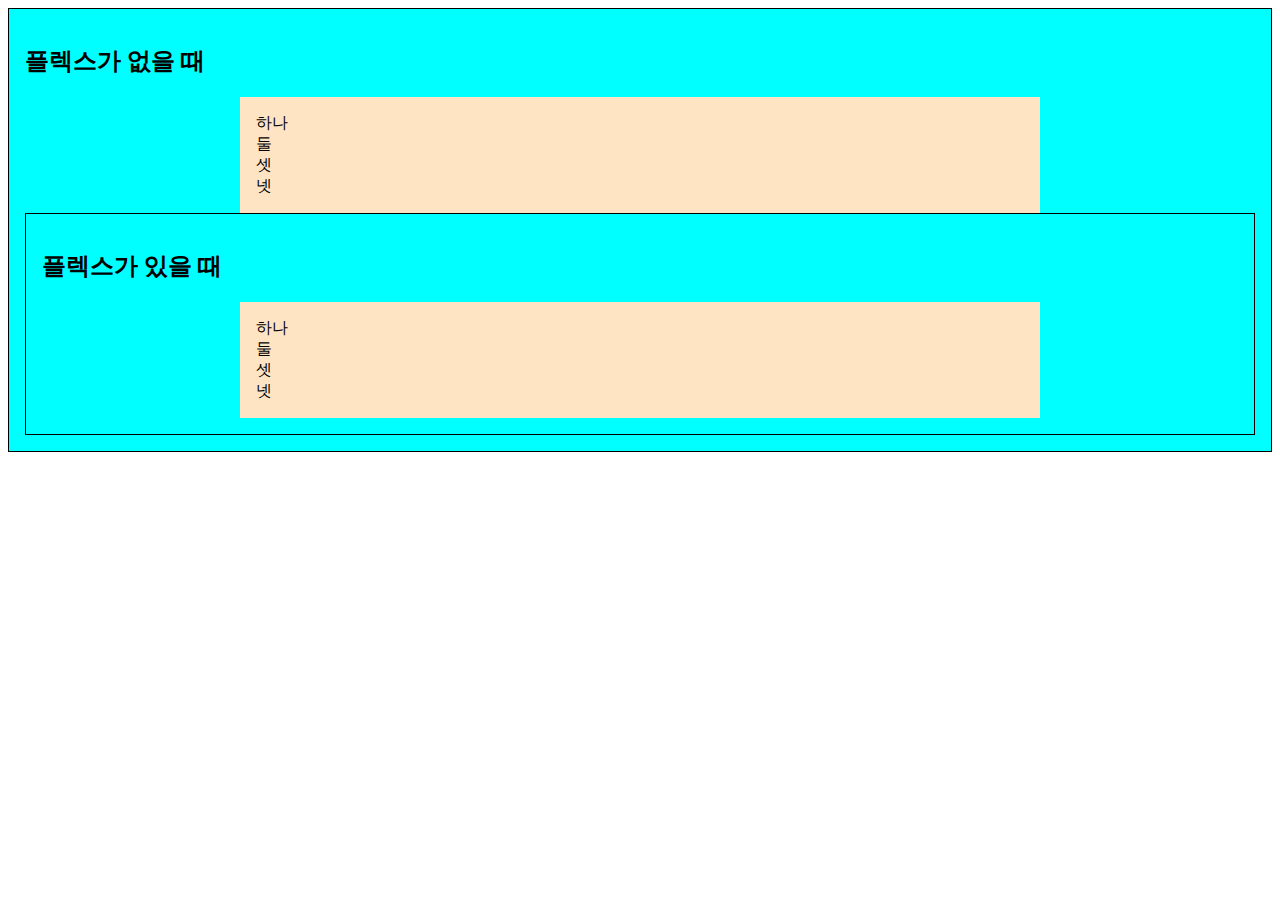
<file: src/w6/flex basic/index.html>
<!DOCTYPE html>
<html lang="ko">
<head>
  <link rel="stylesheet" href="./style/card.css" />
  <meta charset="UTF-8">
  <meta name="viewport" content="width=device-width, initial-scale=1.0">
  <title>flex basic</title>
</head>
<body>
  <div class="selection">
    <h2>플렉스가 없을 때</h2>
    <div class="container">
      <div class="childeren">하나</div>
      <div class="childeren">둘</div>
      <div class="childeren">셋</div>
      <div class="childeren">넷</div>
  </div>
  <div class="selection">
      <h2>플렉스가 있을 때</h2>
      <div class="container">
        <div class="childeren">하나</div>
        <div class="childeren">둘</div>
        <div class="childeren">셋</div>
        <div class="childeren">넷</div>
  </div>
</body>
</html>
</file>
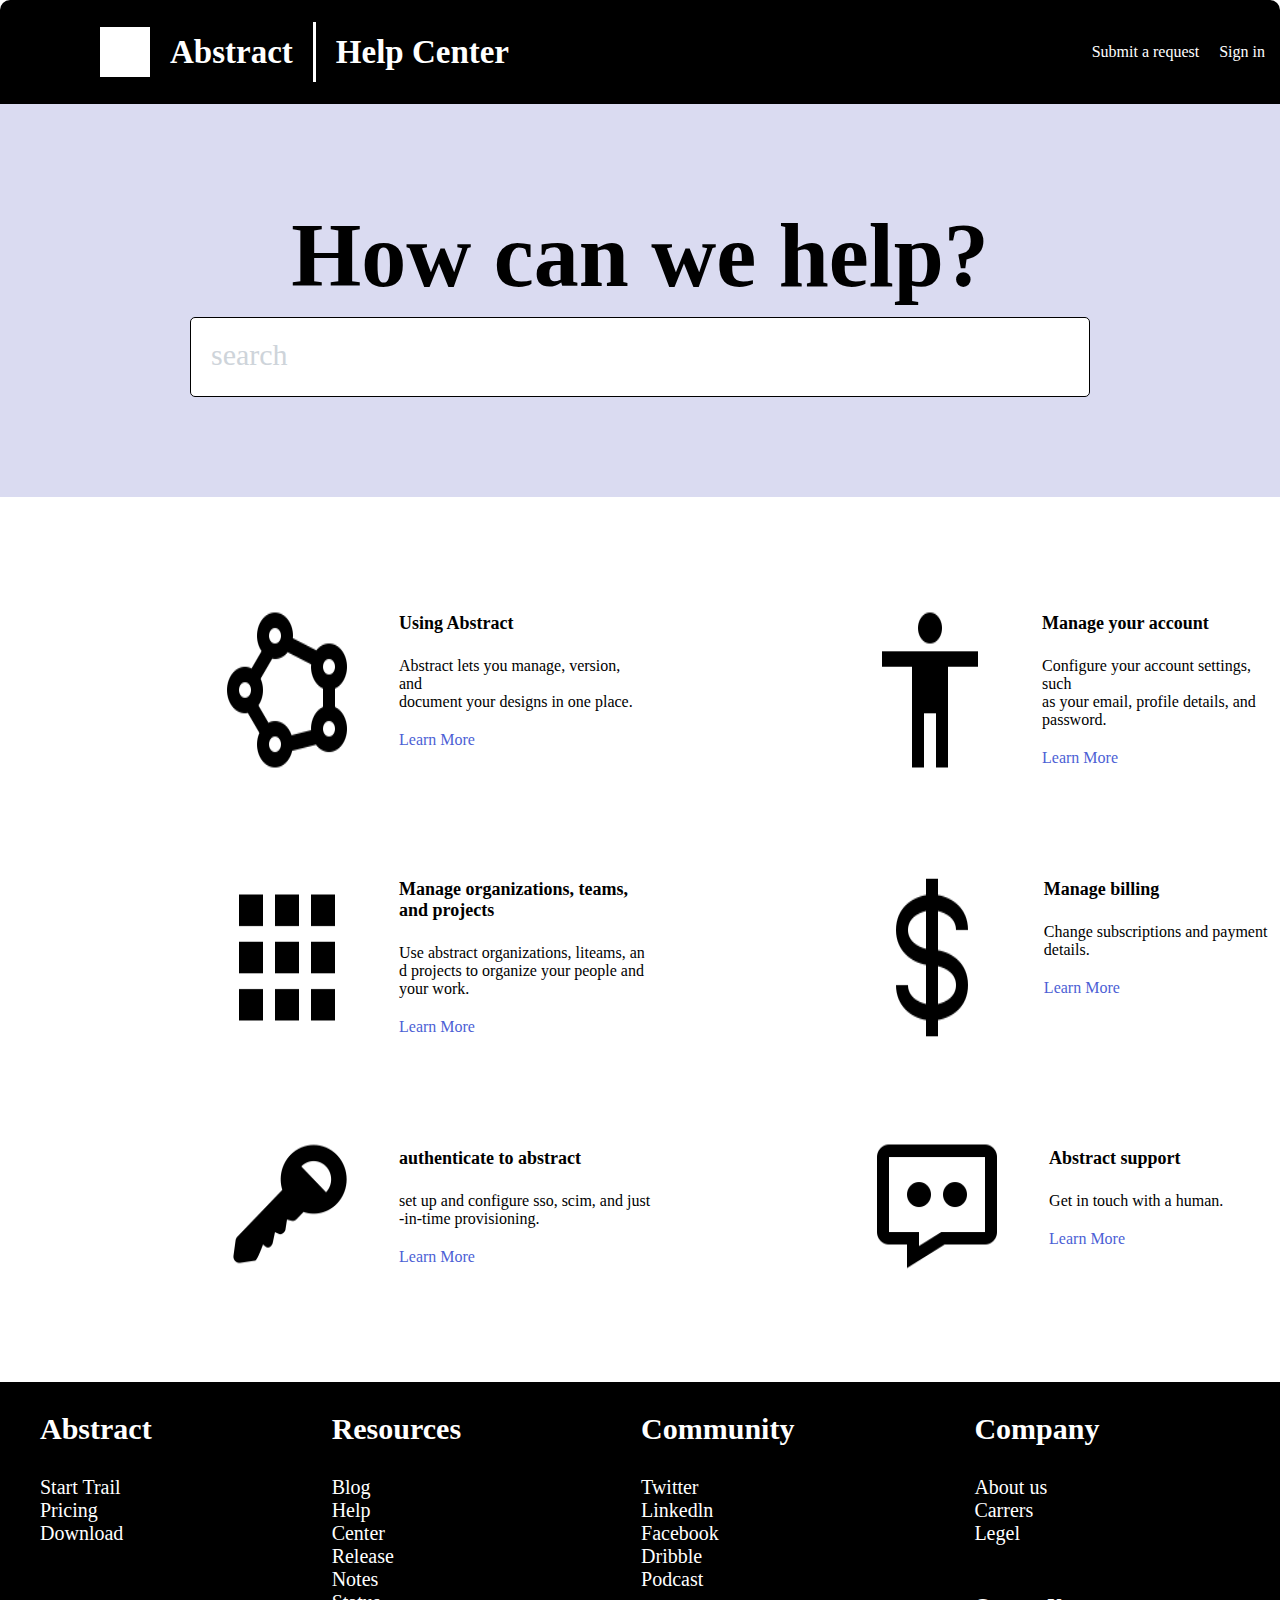
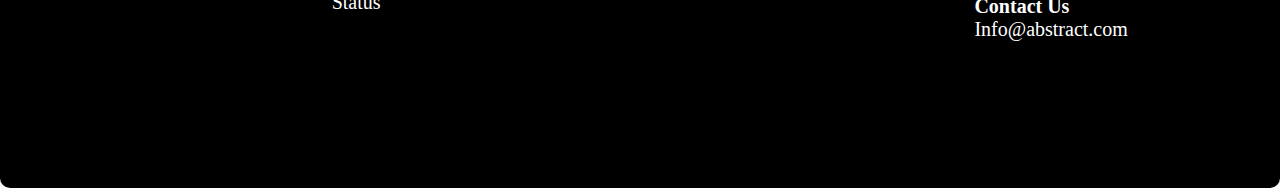
<file: src/w7/assignment/index.html>
<!DOCTYPE html>
<html lang="ko">
  <head>
    <meta charset="UTF-8" />
    <meta name="viewport" content="width=device-width, initial-scale=1.0" />
    <link rel="stylesheet" href="./style/style.css" />
    <link rel="preconnect" href="https://fonts.googleapis.com" />
    <link rel="preconnect" href="https://fonts.gstatic.com" crossorigin />
    <link
      href="https://fonts.googleapis.com/css2?family=Noto+Sans:ital,wght@0,100..900;1,100..900&display=swap"
      rel="stylesheet"
    />
    <title>7주차 과제</title>
  </head>
  <body>
    <div class="container">
      <div class="section top">
        <ul class="top__menu-group">
          <li class="top__logo"></li>
          <li><h2>Abstract</h2></li>
          <li class="top__guard"></li>
          <li><h2>Help Center</h2></li>
        </ul>
        <ul class="top__menu-group-2">
          <li>Submit a request</li>
          <li>Sign in</li>
        </ul>
      </div>
      <div class="section middle">
        <h1>How can we help?</h1>
        <div class="section middle-box">
          <p
            style="
              font-size: 30px;
              color: #ced4da;
              text-align: left;
              margin-top: 0;
            "
          >
            search
          </p>
        </div>
      </div>
      <div class="section img-1">
        <img src="../img/shape-polygon-regular-72.png" alt="폴리곤" />
        <ul>
          <li style="font-size: 18px; padding-bottom: 23px">
            <strong>Using Abstract</strong>
          </li>
          <li>Abstract lets you manage, version, and</li>
          <li>document your designs in one place.</li>
          <li style="color: #4c5fd5; padding-top: 20px">Learn More</li>
        </ul>
        <img src="../img/body-regular-72.png" alt="사람" />
        <ul>
          <li style="font-size: 18px; padding-bottom: 23px">
            <strong>Manage your account</strong>
          </li>
          <li>Configure your account settings, such</li>
          <li>as your email, profile details, and</li>
          <li>password.</li>
          <li style="color: #4c5fd5; padding-top: 20px">Learn More</li>
        </ul>
      </div>
      <div class="section img-2">
        <img src="../img/grid-solid-72.png" alt="그리드" />
        <ul>
          <li style="font-size: 18px">
            <strong>Manage organizations, teams, </strong>
          </li>
          <li style="font-size: 18px; padding-bottom: 23px">
            <strong>and projects</strong>
          </li>
          <li>Use abstract organizations, liteams, an</li>
          <li>d projects to organize your people and</li>
          <li>your work.</li>
          <li style="color: #4c5fd5; padding-top: 20px">Learn More</li>
        </ul>
        <img src="../img/dollar-regular-72.png" alt="돈" />
        <ul>
          <li style="font-size: 18px; padding-bottom: 23px">
            <strong>Manage billing</strong>
          </li>
          <li>Change subscriptions and payment</li>
          <li>details.</li>
          <li style="color: #4c5fd5; padding-top: 20px">Learn More</li>
        </ul>
      </div>
      <div class="section img-3">
        <img src="../img/key-solid-72.png" alt="키" />
        <ul>
          <li style="font-size: 18px; padding-bottom: 23px">
            <strong>authenticate to abstract</strong>
          </li>
          <li>set up and configure sso, scim, and just</li>
          <li>-in-time provisioning.</li>
          <li style="color: #4c5fd5; padding-top: 20px">Learn More</li>
        </ul>
        <img src="../img/message-dots-regular-72.png" alt="메세지" />
        <ul>
          <li style="font-size: 18px; padding-bottom: 23px">
            <strong>Abstract support</strong>
          </li>
          <li>Get in touch with a human.</li>
          <li style="color: #4c5fd5; padding-top: 20px">Learn More</li>
        </ul>
      </div>
      <div class="section footer">
        <div class="section footer-Abstract">
          <ul>
            <li><h3>Abstract</h3></li>
            <li>Start Trail</li>
            <li>Pricing</li>
            <li>Download</li>
          </ul>
        </div>
        <div class="section footer-Resources">
          <ul>
            <li><h3>Resources</h3></li>
            <li>Blog</li>
            <li>Help</li>
            <li>Center</li>
            <li>Release</li>
            <li>Notes</li>
            <li>Status</li>
          </ul>
        </div>
        <div class="section footer-Community">
          <ul>
            <li><h3>Community</h3></li>
            <li>Twitter</li>
            <li>Linkedln</li>
            <li>Facebook</li>
            <li>Dribble</li>
            <li>Podcast</li>
          </ul>
        </div>
        <div class="section footer-Company">
          <ul>
            <li><h3>Company</h3></li>
            <li>About us</li>
            <li>Carrers</li>
            <li>Legel</li>
            <li style="padding-top: 3.125rem"><strong>Contact Us</strong></li>
            <li>Info@abstract.com</li>
          </ul>
        </div>
        <div class="section footer__logo-left">
          <ul>
            <li class="footer__logo"></li>
            <li><i class="bx bx-check-circle"></i> Copyright 2023</li>
            <li>Abstract Studio Design, Inc.</li>
            <li>All rights reserved</li>
          </ul>
        </div>
      </div>
    </div>
  </body>
</html>
</file>
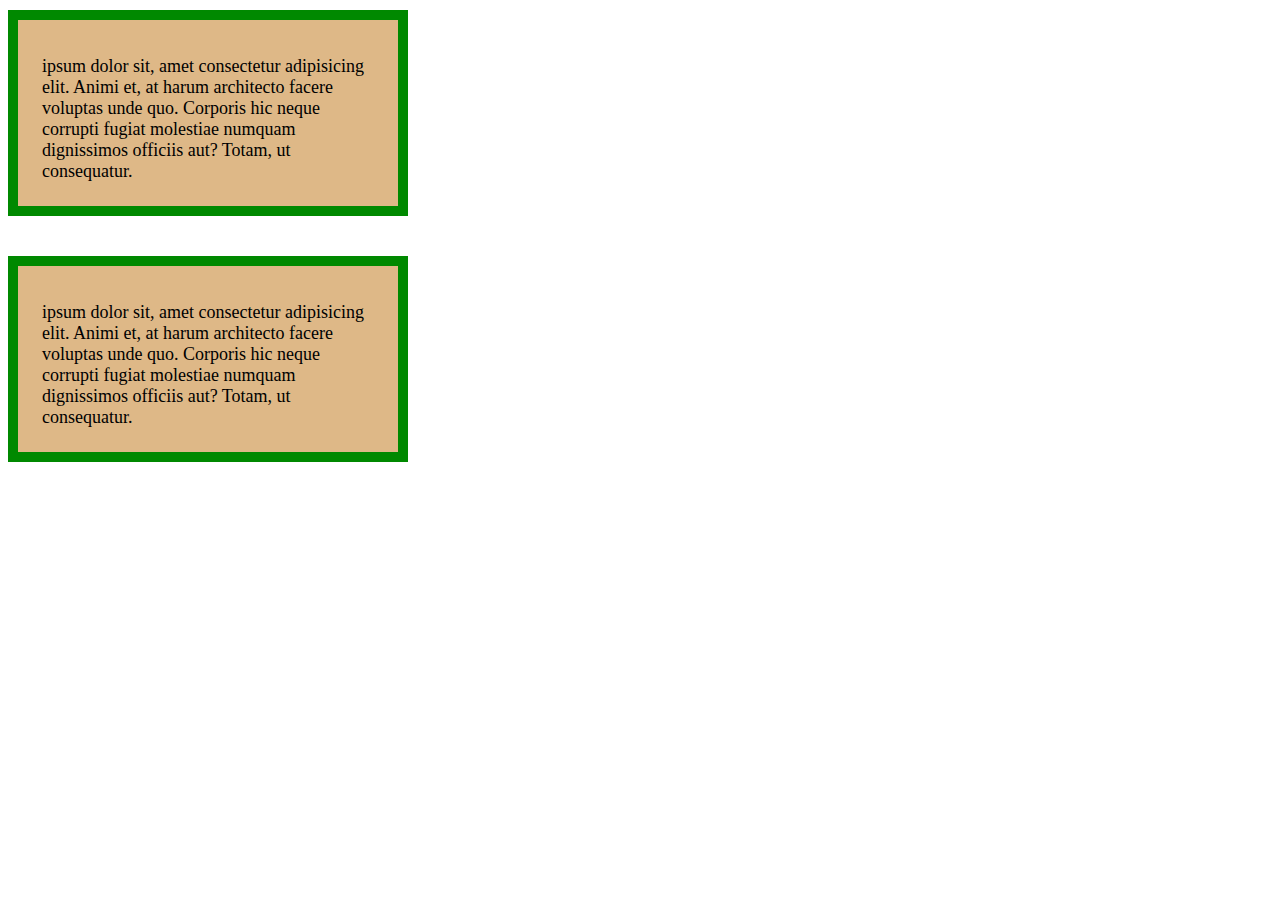
<file: src/w4/w4-2index.html>
<!DOCTYPE html>
<html lang="ko">
  <head>
    <meta charset="UTF-8" />
    <meta name="viewport" content="width=device-width, initial-scale=1.0" />
    <title>4주차 두번째</title>
    <style>
      * {
        box-sizing: border-box;
      }

      div {
        font-size: 18px;
        background-color: burlywood;
        margin-block: 10px 40px;
        padding-inline: 24px;
        padding-block: 36px 24px;
        border: 10px solid #008900;
        width: 400px;
      }

      .border-box {
        box-sizing: border-box;
      }
    </style>
  </head>
  <body>
    <div>
      ipsum dolor sit, amet consectetur adipisicing elit. Animi et, at harum
      architecto facere voluptas unde quo. Corporis hic neque corrupti fugiat
      molestiae numquam dignissimos officiis aut? Totam, ut consequatur.
    </div>
    <div class="border-box">
      ipsum dolor sit, amet consectetur adipisicing elit. Animi et, at harum
      architecto facere voluptas unde quo. Corporis hic neque corrupti fugiat
      molestiae numquam dignissimos officiis aut? Totam, ut consequatur.
    </div>
  </body>
</html>
</file>
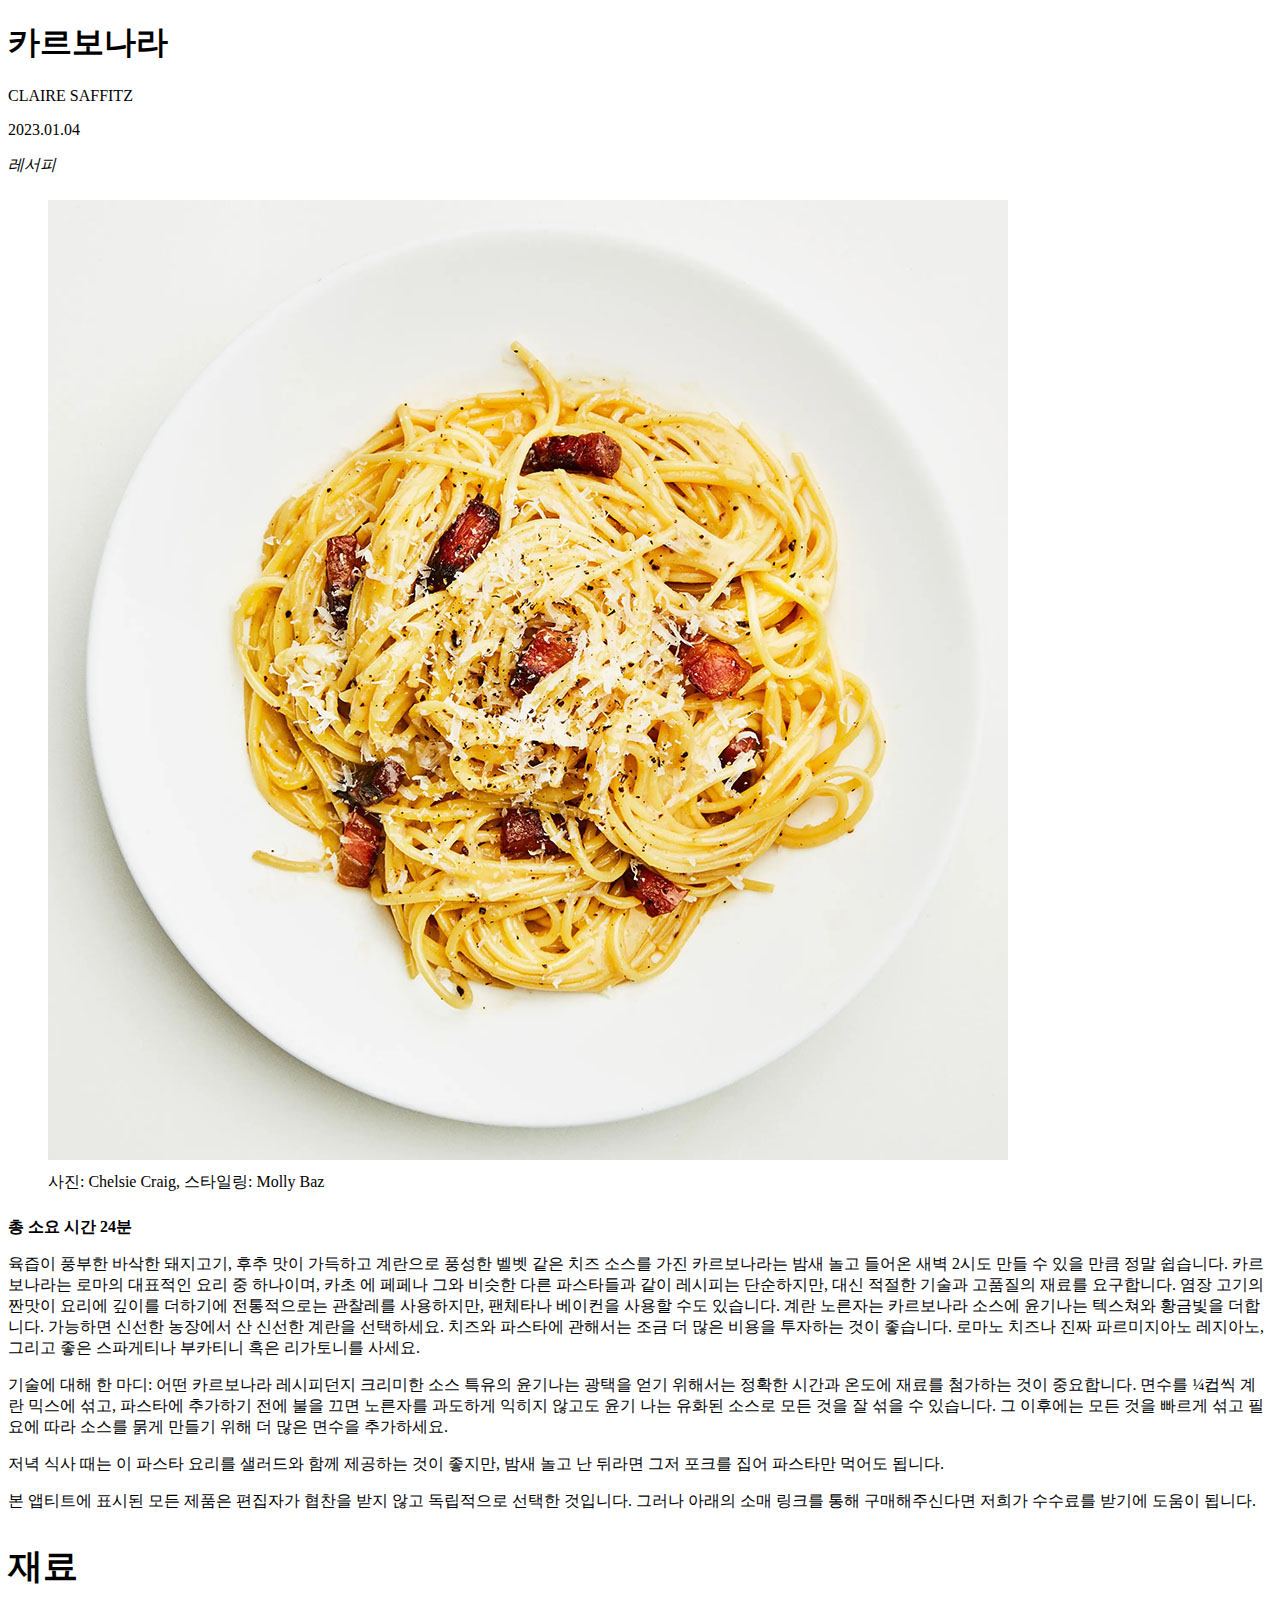
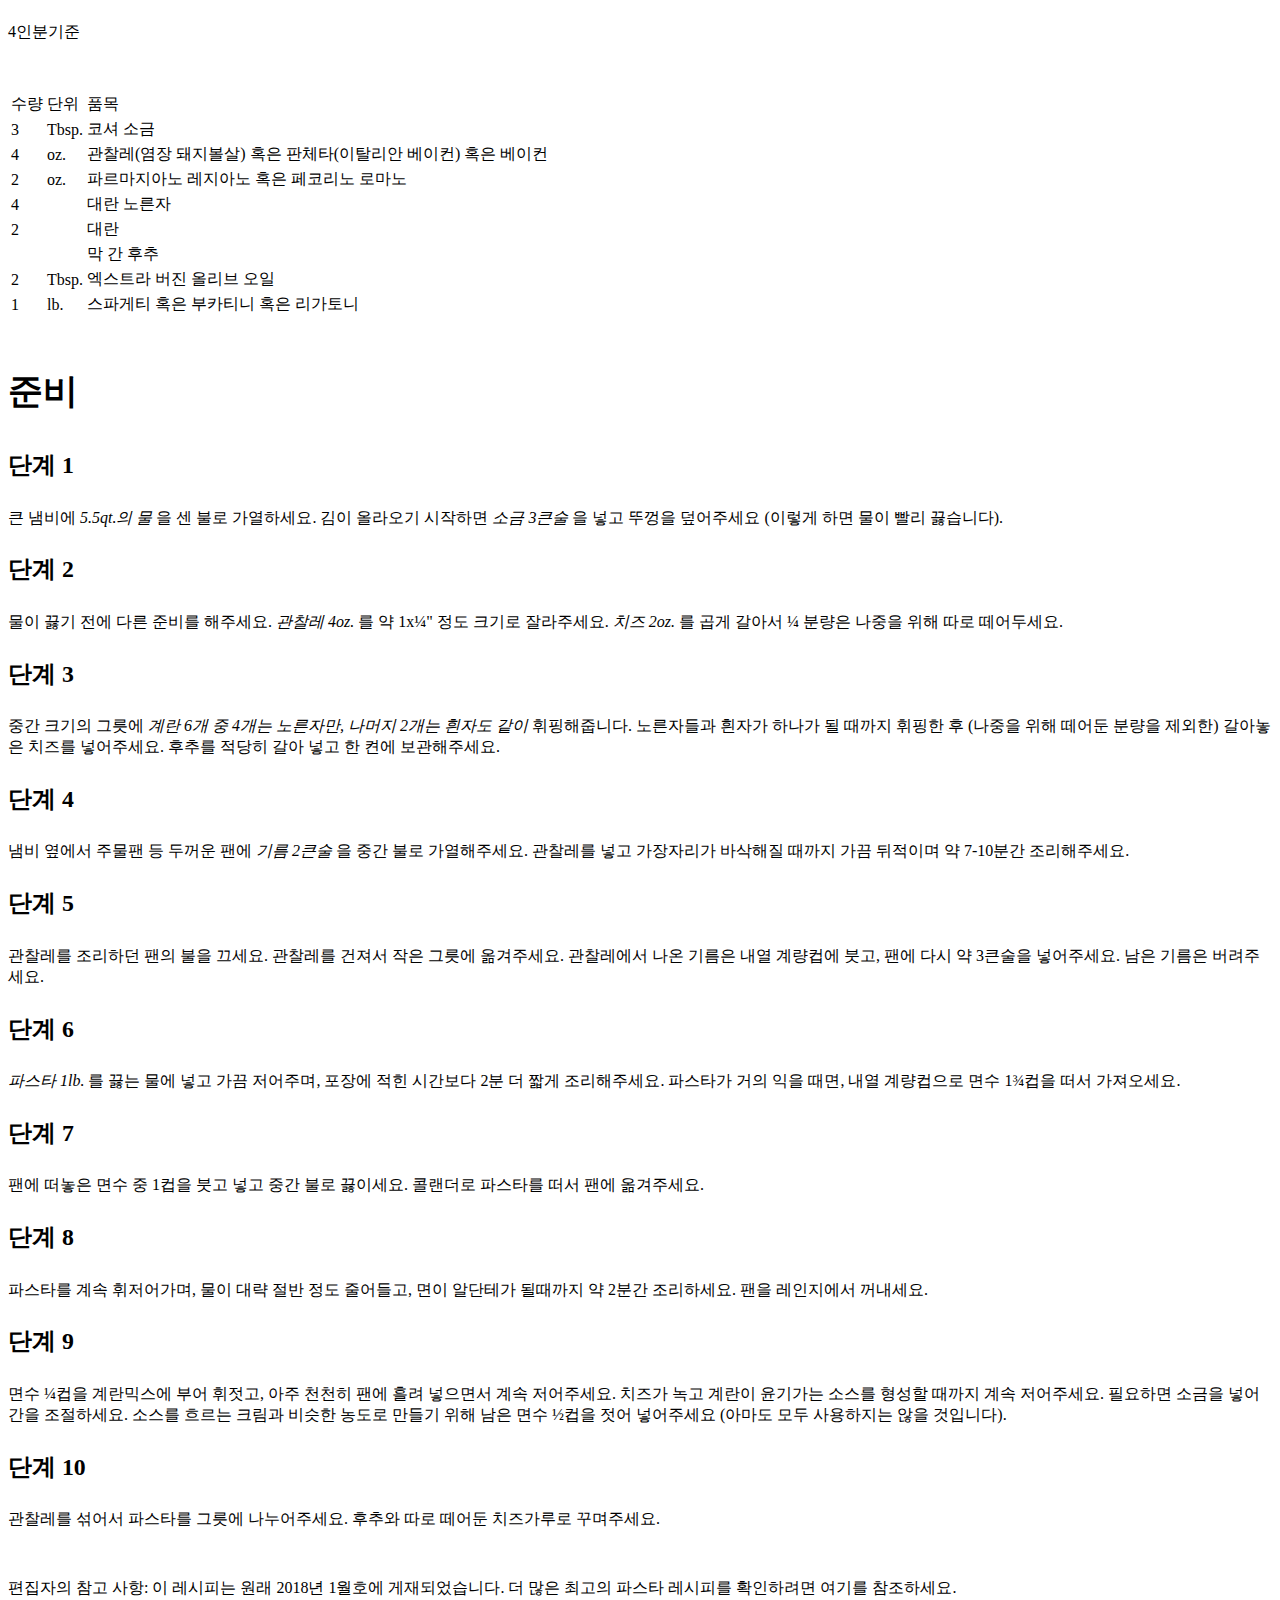
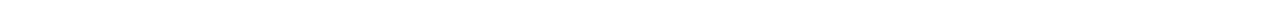
<file: src/w4/assignment/w4-t.html>
<!DOCTYPE html>
<html lang="ko">
  <head>
    <meta charset="UTF-8" />
    <meta name="viewport" content="width=device-width, initial-scale=1.0" />
    <title>Pasta Carbonara</title>
    <style>
      *,
      *::before *::after h1 {
        font-size: 4.3125rem;
        font-weight: 900;
        line-height: 150%;
      }
      h2 {
        font-size: 2.1875rem;
        font-weight: 700;
        line-height: 150%;
      }
      h3 {
        font-size: 1.4875rem;
        font-weight: 700;
        line-height: 150%;
      }
      p {
        margin-bottom: 0.5rem;
      }
      figure {
        margin-block: 1.5rem;
      }
      img {
        margin-bottom: 0.5rem;
      }
      .section {
        margin-block: 3rem;
      }
    </style>
  </head>
  <body>
    <h1>카르보나라</h1>
    <p><stong>CLAIRE SAFFITZ</stong></p>
    <p>2023.01.04</p>
    <p><em>레서피</em></p>
    <figure>
      <img
        src="../../../assets/pasta-carbonara.jpg"
        alt="흰 접시 위에 담긴 카르보나라 파스타 관찰레가 같이 버무려져있다"
      />
      <figcaption>사진: Chelsie Craig, 스타일링: Molly Baz</figcaption>
    </figure>
    <p><strong>총 소요 시간 24분</strong></p>
    <p>
      육즙이 풍부한 바삭한 돼지고기, 후추 맛이 가득하고 계란으로 풍성한 벨벳
      같은 치즈 소스를 가진 카르보나라는 밤새 놀고 들어온 새벽 2시도 만들 수
      있을 만큼 정말 쉽습니다. 카르보나라는 로마의 대표적인 요리 중 하나이며,
      카초 에 페페나 그와 비슷한 다른 파스타들과 같이 레시피는 단순하지만, 대신
      적절한 기술과 고품질의 재료를 요구합니다. 염장 고기의 짠맛이 요리에 깊이를
      더하기에 전통적으로는 관찰레를 사용하지만, 팬체타나 베이컨을 사용할 수도
      있습니다. 계란 노른자는 카르보나라 소스에 윤기나는 텍스쳐와 황금빛을
      더합니다. 가능하면 신선한 농장에서 산 신선한 계란을 선택하세요. 치즈와
      파스타에 관해서는 조금 더 많은 비용을 투자하는 것이 좋습니다. 로마노
      치즈나 진짜 파르미지아노 레지아노, 그리고 좋은 스파게티나 부카티니 혹은
      리가토니를 사세요.
    </p>
    <p>
      기술에 대해 한 마디: 어떤 카르보나라 레시피던지 크리미한 소스 특유의
      윤기나는 광택을 얻기 위해서는 정확한 시간과 온도에 재료를 첨가하는 것이
      중요합니다. 면수를 ¼컵씩 계란 믹스에 섞고, 파스타에 추가하기 전에 불을
      끄면 노른자를 과도하게 익히지 않고도 윤기 나는 유화된 소스로 모든 것을 잘
      섞을 수 있습니다. 그 이후에는 모든 것을 빠르게 섞고 필요에 따라 소스를
      묽게 만들기 위해 더 많은 면수을 추가하세요.
    </p>
    <p>
      저녁 식사 때는 이 파스타 요리를 샐러드와 함께 제공하는 것이 좋지만, 밤새
      놀고 난 뒤라면 그저 포크를 집어 파스타만 먹어도 됩니다.
    </p>
    <p>
      본 앱티트에 표시된 모든 제품은 편집자가 협찬을 받지 않고 독립적으로 선택한
      것입니다. 그러나 아래의 소매 링크를 통해 구매해주신다면 저희가 수수료를
      받기에 도움이 됩니다.
    </p>
    <h2>재료</h2>
    <p>4인분기준</p>
    <div class="section">
      <table>
        <tr>
          <td>수량</td>
          <td>단위</td>
          <td>품목</td>
        </tr>
        <tr>
          <td>3</td>
          <td>Tbsp.</td>
          <td>코셔 소금</td>
        </tr>
        <tr>
          <td>4</td>
          <td>oz.</td>
          <td>
            관찰레(염장 돼지볼살) 혹은 판체타(이탈리안 베이컨) 혹은 베이컨
          </td>
        </tr>
        <tr>
          <td>2</td>
          <td>oz.</td>
          <td>파르마지아노 레지아노 혹은 페코리노 로마노</td>
        </tr>
        <tr>
          <td>4</td>
          <td></td>
          <td>대란 노른자</td>
        </tr>
        <tr>
          <td>2</td>
          <td></td>
          <td>대란</td>
        </tr>
        <tr>
          <td></td>
          <td></td>
          <td>막 간 후추</td>
        </tr>
        <tr>
          <td>2</td>
          <td>Tbsp.</td>
          <td>엑스트라 버진 올리브 오일</td>
        </tr>
        <tr>
          <td>1</td>
          <td>lb.</td>
          <td>스파게티 혹은 부카티니 혹은 리가토니</td>
        </tr>
      </table>
    </div>
    <div class="section">
      <h2>준비</h2>
      <h3>단계 1</h3>
      <p>
        큰 냄비에
        <em>5.5qt.의 물</em>
        을 센 불로 가열하세요. 김이 올라오기 시작하면
        <em>소금 3큰술</em>
        을 넣고 뚜껑을 덮어주세요 (이렇게 하면 물이 빨리 끓습니다).
      </p>
      <h3>단계 2</h3>
      <p>
        물이 끓기 전에 다른 준비를 해주세요.
        <em>관찰레 4oz.</em>
        를 약 1x¼" 정도 크기로 잘라주세요.
        <em>치즈 2oz.</em>
        를 곱게 갈아서 ¼ 분량은 나중을 위해 따로 떼어두세요.
      </p>
      <h3>단계 3</h3>
      <p>
        중간 크기의 그릇에
        <em>계란 6개 중 4개는 노른자만, 나머지 2개는 흰자도 같이</em>
        휘핑해줍니다. 노른자들과 흰자가 하나가 될 때까지 휘핑한 후 (나중을 위해
        떼어둔 분량을 제외한) 갈아놓은 치즈를 넣어주세요. 후추를 적당히 갈아
        넣고 한 켠에 보관해주세요.
      </p>
      <h3>단계 4</h3>
      <p>
        냄비 옆에서 주물팬 등 두꺼운 팬에
        <em>기름 2큰술</em>
        을 중간 불로 가열해주세요. 관찰레를 넣고 가장자리가 바삭해질 때까지 가끔
        뒤적이며 약 7-10분간 조리해주세요.
      </p>
      <h3>단계 5</h3>
      <p>
        관찰레를 조리하던 팬의 불을 끄세요. 관찰레를 건져서 작은 그릇에
        옮겨주세요. 관찰레에서 나온 기름은 내열 계량컵에 붓고, 팬에 다시 약
        3큰술을 넣어주세요. 남은 기름은 버려주세요.
      </p>
      <h3>단계 6</h3>
      <p>
        <em>파스타 1lb.</em>
        를 끓는 물에 넣고 가끔 저어주며, 포장에 적힌 시간보다 2분 더 짧게
        조리해주세요. 파스타가 거의 익을 때면, 내열 계량컵으로 면수 1¾컵을 떠서
        가져오세요.
      </p>
      <h3>단계 7</h3>
      <p>
        팬에 떠놓은 면수 중 1컵을 붓고 넣고 중간 불로 끓이세요. 콜랜더로
        파스타를 떠서 팬에 옮겨주세요.
      </p>
      <h3>단계 8</h3>
      <p>
        파스타를 계속 휘저어가며, 물이 대략 절반 정도 줄어들고, 면이 알단테가
        될때까지 약 2분간 조리하세요. 팬을 레인지에서 꺼내세요.
      </p>
      <h3>단계 9</h3>
      <p>
        면수 ¼컵을 계란믹스에 부어 휘젓고, 아주 천천히 팬에 흘려 넣으면서 계속
        저어주세요. 치즈가 녹고 계란이 윤기가는 소스를 형성할 때까지 계속
        저어주세요. 필요하면 소금을 넣어 간을 조절하세요. 소스를 흐르는 크림과
        비슷한 농도로 만들기 위해 남은 면수 ½컵을 젓어 넣어주세요 (아마도 모두
        사용하지는 않을 것입니다).
      </p>
      <h3>단계 10</h3>
      <p>
        관찰레를 섞어서 파스타를 그릇에 나누어주세요. 후추와 따로 떼어둔
        치즈가루로 꾸며주세요.
      </p>
    </div>
    <p class="callout">
      편집자의 참고 사항: 이 레시피는 원래 2018년 1월호에 게재되었습니다. 더
      많은 최고의 파스타 레시피를 확인하려면 여기를 참조하세요.
    </p>
  </body>
</html>
</file>
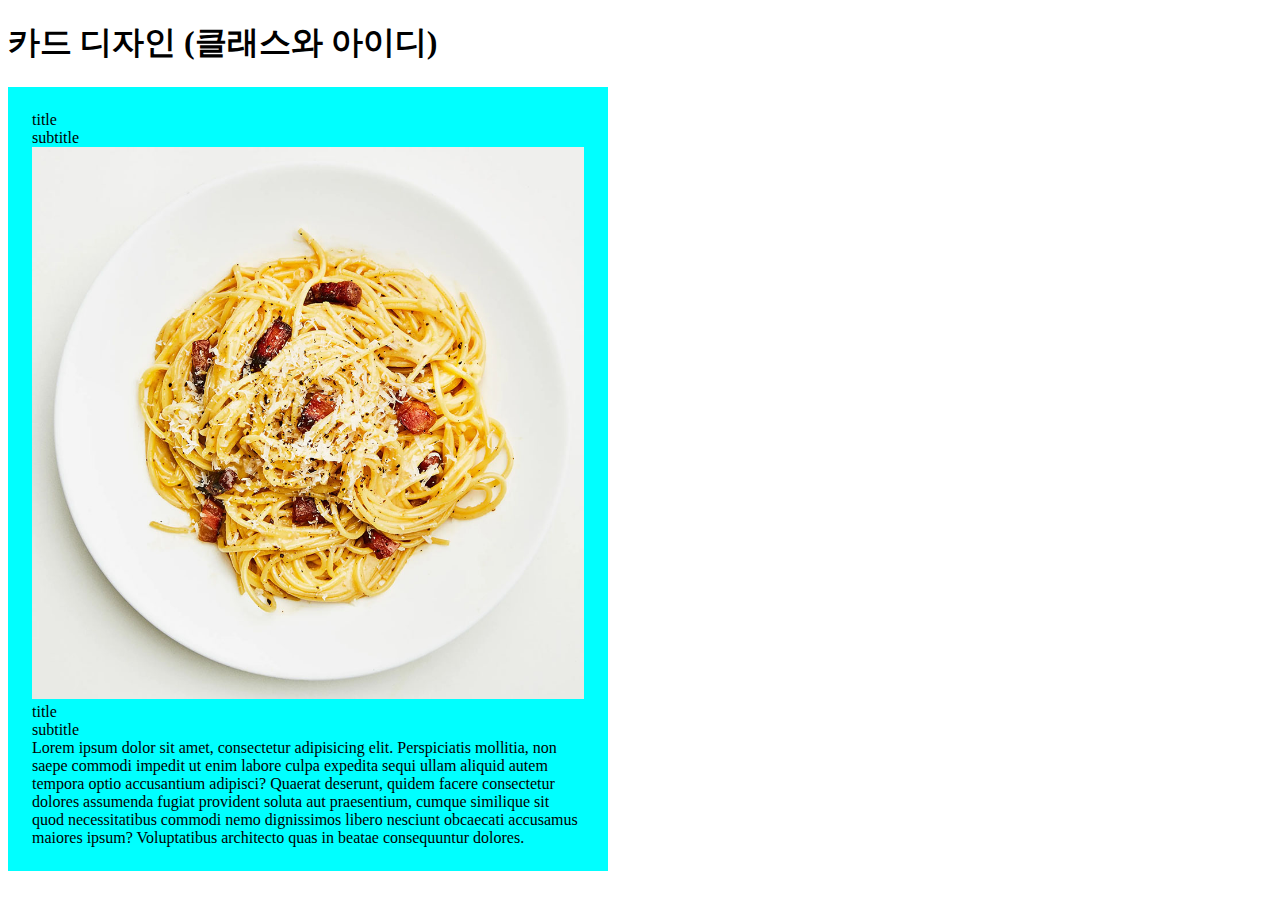
<file: src/w5/card/card.html>
<!DOCTYPE html>
<html lang="ko">
  <head>
    <meta charset="UTF-8" />
    <meta name="viewport" content="width=device-width, initial-scale=1.0" />
    <title>카드 디자인 (클래스와 아이디)</title>
    <link rel="stylesheet" href="./style/card.css" />
  </head>
  <body>
    <h1>카드 디자인 (클래스와 아이디)</h1>
    <div class="card">
      <div class="card__top">
        <div class="card__title">title</div>
        <div class="card__subtitle">subtitle</div>
      </div>
      <img class="card__img" src="../../../assets/pasta-carbonara.jpg" />
      <div class="card__bottom">
       <div class="card__title">title</div>
       <div class="card__subtitle">subtitle</div>
       <div class="card__p">
        Lorem ipsum dolor sit amet, consectetur adipisicing elit. Perspiciatis
        mollitia, non saepe commodi impedit ut enim labore culpa expedita sequi
        ullam aliquid autem tempora optio accusantium adipisci? Quaerat
        deserunt, quidem facere consectetur dolores assumenda fugiat provident
        soluta aut praesentium, cumque similique sit quod necessitatibus commodi
        nemo dignissimos libero nesciunt obcaecati accusamus maiores ipsum?
        Voluptatibus architecto quas in beatae consequuntur dolores.
      </div>
    </div>
  </body>
</html>
</file>
<file: src/w6/style/card.css>
@import url("https://fonts.googleapis.com/css2?family=Cute+Font&display=swap");
@import url("https://fonts.googleapis.com/css2?family=Noto+Sans+KR:wght@100..900&display=swap");

* {
  box-sizing: border-box;
}

body {
  font-family: "Cute Font", sans-serif;
  font-weight: 400;
  font-style: normal;
}

img {
  max-width: 100%;
}

.card.card--color-blue {
  background-color: oklch(90% 0.025 200);
}

.card {
  font-family: "Noto Sans KR", sans-serif;
  font-optical-sizing: auto;
  font-weight: 400;
  font-style: normal;
  max-width: 25rem;
  background-color: oklch(95% 0.02 90);
  overflow-x: hidden;
  /*padding: 16px;*/
  border-radius: 0.75rem;
  margin-top: 3rem;
}

.card:first-child {
  margin-top: 0;
}

.card__img {
  width: 100%;
}

.card__top {
  /*background-color: oklch(50% 0.2 120);*/
  /*margin: 1rem;*/
  padding-inline: 1rem;
  padding-block: 0.75rem;
}

.card__bottom {
  padding: 1rem;
}

.card__p {
  margin-top: 2rem;
}

.card__title {
  font-size: 1rem;
  font-weight: 500;
  line-height: 1.5rem;
}

.card__subtitle {
  font-size: 0.875rem;
  margin-top: 0.25rem;
  line-height: 1.25;
}

/*.card__bottom .card__title {
  font-weight: 400;
}*/

/*.card__bottom > .card__title {
  font-weight: 400;
}*/

.card__bottom .card__subtitle {
  margin-top: 0;
}
</file>
<file: src/w7/style/style.css>
* {
  box-sizing: border-box;
}

body {
  margin: 0;
  font-size: 1.125rem;
}

h1,
h2 {
  text-align: center;
}

.container {
  max-width: 50rem;
  margin-inline: auto;
  background-color: oklch(90% 0 0);
  padding-inline: 2.5rem;
}

.container > div {
  padding: 1rem;
}

.container > div:nth-child(1) {
  background-color: oklch(90% 0.05 0);
  border: 0.0625rem dotted oklch(40% 0.05 0);
  color: oklch(20% 0.05 0);
}
.container > div:nth-child(2) {
  background-color: oklch(90% 0.05 40);
  border: 0.0625rem dotted oklch(40% 0.05 40);
  color: oklch(20% 0.05 40);
}
.container > div:nth-child(3) {
  background-color: oklch(90% 0.05 80);
  border: 0.0625rem dotted oklch(40% 0.05 80);
  color: oklch(20% 0.05 80);
}
.container > div:nth-child(4) {
  background-color: oklch(90% 0.05 120);
  border: 0.0625rem dotted oklch(40% 0.05 120);
  color: oklch(20% 0.05 120);
}
.container > div:nth-child(5) {
  background-color: oklch(90% 0.05 160);
  border: 0.0625rem dotted oklch(40% 0.05 160);
  color: oklch(20% 0.05 160);
}

.flex-container {
  display: flex; /*가로로 정렬*/
}

.flex-child-opt-1 {
  flex-grow: 1;
}

/* .flex-container > * {
  flex-grow: 1;
} 모두 적용됨*/

.flex-child-opt-2 {
  flex-basis: 0;
  flex-grow: 1; /*모든 사이즈가 균등해짐*/
}

.flex-container-opt-1 {
  /*gap: 1rem;*/
  column-gap: 1rem; /*가로*/
  row-gap: 1.5rem; /*세로*/
}

.flex-container-opt-2 {
  /*justify-content: left;*/
  /*justify-content: right;*/
  /*justify-content: center;*/
  /*justify-content: space-evenly; 여백 1.1.1.1.1*/
  /*justify-content: space-between; 여백 0.1.1.1.0*/
  justify-content: space-around; /*여백 1.2.2.2.1*/ /*gap넣을 때 사용 주의*/
}

.flex-child-opt-3 {
  /*align-items: stretch; 기본*/
  /*align-items: start;*/
  /*align-items: end;*/
  align-items: center;
}

.flex-child-opt-4 {
  gap: 1rem;
  justify-content: center;
  align-items: center;
}

.flex-container-opt-4 > * {
  width: 7.5rem;
}

.flex-wrap {
  /*flex-wrap: nowrap; 기본값*/
  flex-wrap: wrap;
}

.flex-wrap-opt-1 {
  column-gap: 0.75rem;
  row-gap: 1.5rem;
}

.flex-wrap-opt-1 > * {
  flex-grow: 1;
  flex-basis: 0;
  min-width: 200px;
}
</file>
<file: src/w6/flex basic/style/card.css>
* {
  box-sizing: border-box;
}

.selection {
  background-color: aqua;
  padding: 1rem;
  border: 1px solid #000;
}

.container {
  background-color: bisque;
  max-width: 50rem;
  margin-inline: auto;
  padding: 1rem;
}

.children {
  border: 1px solid #f00;
  padding: 1rem;
}

.flex {
  display: flex;
}
</file>
<file: src/w7/assignment/style/style.css>
* {
  box-sizing: border-box;
}

body {
  margin: 0;
}

.container {
  max-width: 100rem;
  margin-inline: auto;
}

li {
  list-style: none;
}
h1 {
  margin: 0;
  padding-bottom: 10px;
}
h2 {
  margin: 5px;
}
img {
  margin-left: 215px;
}

.top > .top__menu-group {
  display: flex;
  align-items: center;
  gap: 15px;
  padding-inline-start: 100px;
  font-size: 22px;
  color: #ffffff;
}

.top > .top__menu-group-2 {
  display: flex;
  align-items: center;
  gap: 20px;
  padding-inline-end: 15px;
  color: #ffffff;
}

.top__logo {
  width: 50px;
  height: 50px;
  background-color: #ffffff;
}

.top__guard {
  width: 3px;
  height: 60px;
  background-color: #ffffff;
}

.top {
  display: flex;
  background-color: black;
  border-top-right-radius: 0.625rem;
  border-top-left-radius: 0.625rem;
  padding-inline: 0;
  justify-content: space-between;
}

.middle {
  background-color: #dadbf1;
  text-align: center;
  padding-top: 100px;
  padding-bottom: 100px;
  font-size: 45px;
}

.middle > .middle-box {
  border: 1px solid #000000;
  background-color: #ffffff;
  padding: 20px;
  border-radius: 5px;
  width: 900px;
  height: 80px;
  margin-left: auto;
  margin-right: auto;
}

.middle > .middle__search {
  background-color: #ffffff;
}

.img-1 {
  padding-top: 100px;
  padding-bottom: 80px;
  display: flex;
}

.img-2 {
  display: flex;
}

.img-3 {
  padding-top: 80px;
  padding-bottom: 100px;
  display: flex;
}

.footer {
  display: flex;
  gap: 140px;
  background-color: black;
  color: #ffffff;
  border-bottom-right-radius: 0.625rem;
  border-bottom-left-radius: 0.625rem;
}

.footer > .footer-Abstract h3,
.footer-Resources h3,
.footer-Community h3,
.footer-Company h3 {
  font-size: 30px;
}

.footer > .footer-Abstract,
.footer-Resources,
.footer-Community,
.footer-Company {
  font-size: 20px;
}

.footer > .footer__logo-left {
  padding-top: 200px;
  padding-inline-end: 30px;
}

.footer__logo {
  width: 30px;
  height: 30px;
  background-color: #ffffff;
}
</file>
<file: src/w5/card/style/card.css>
* {
  box-sizing: border-box;
}

.card {
  background-color: aqua;
  max-width: 37.5rem;
  padding: 1.5rem;
}

.card__img {
  max-width: 100%;
}
</file>
